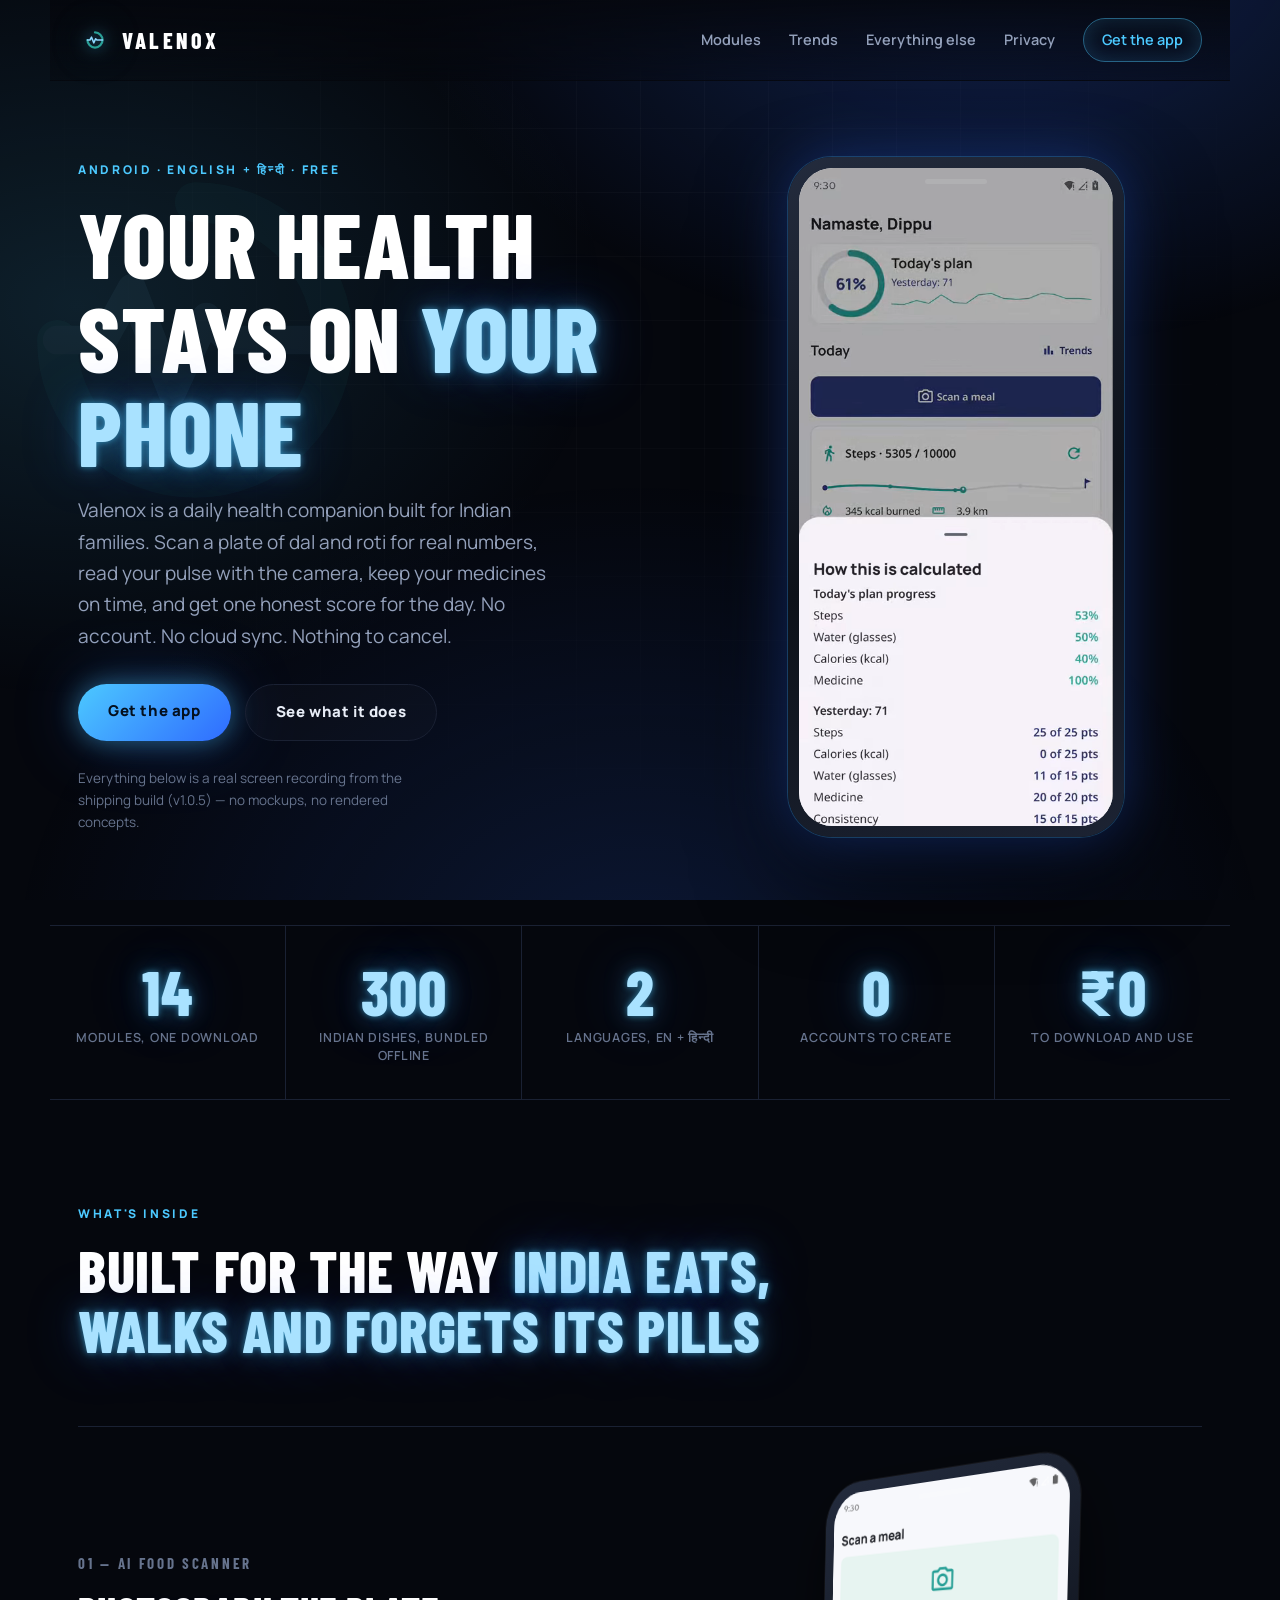
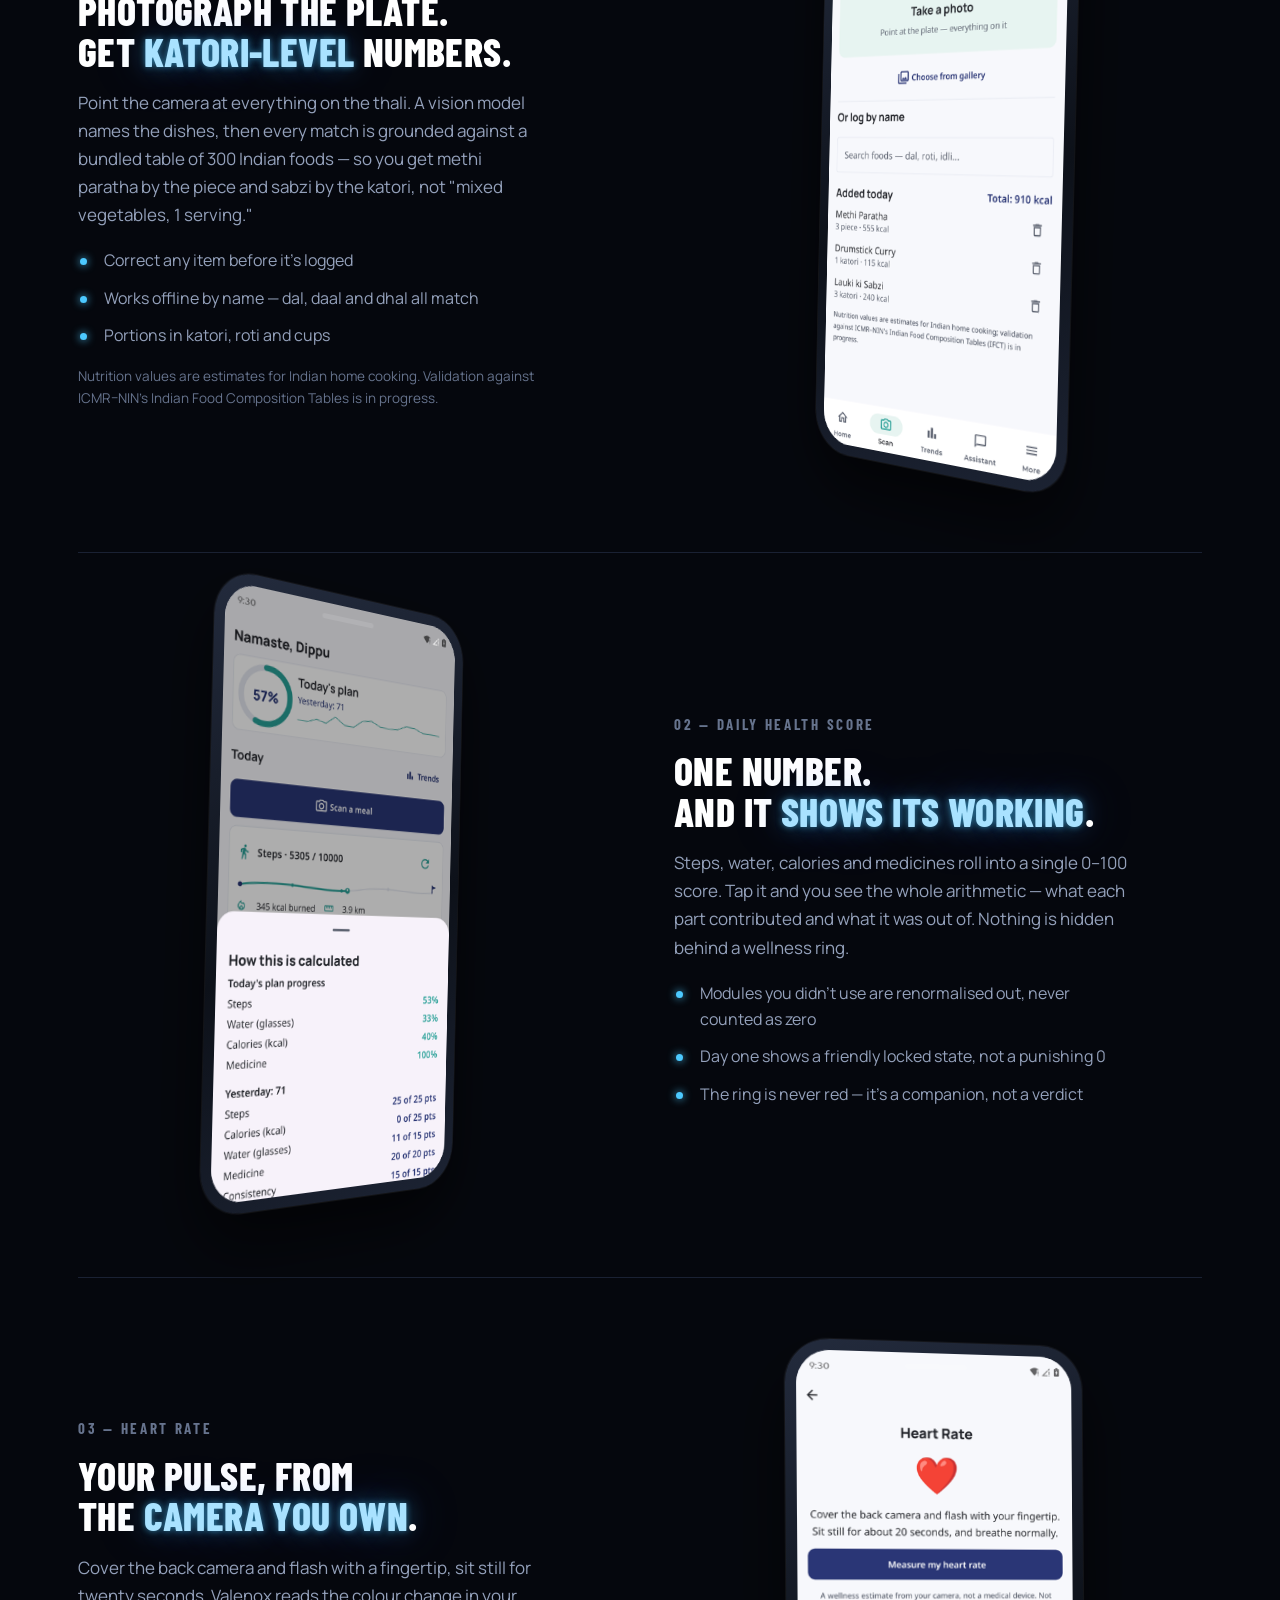
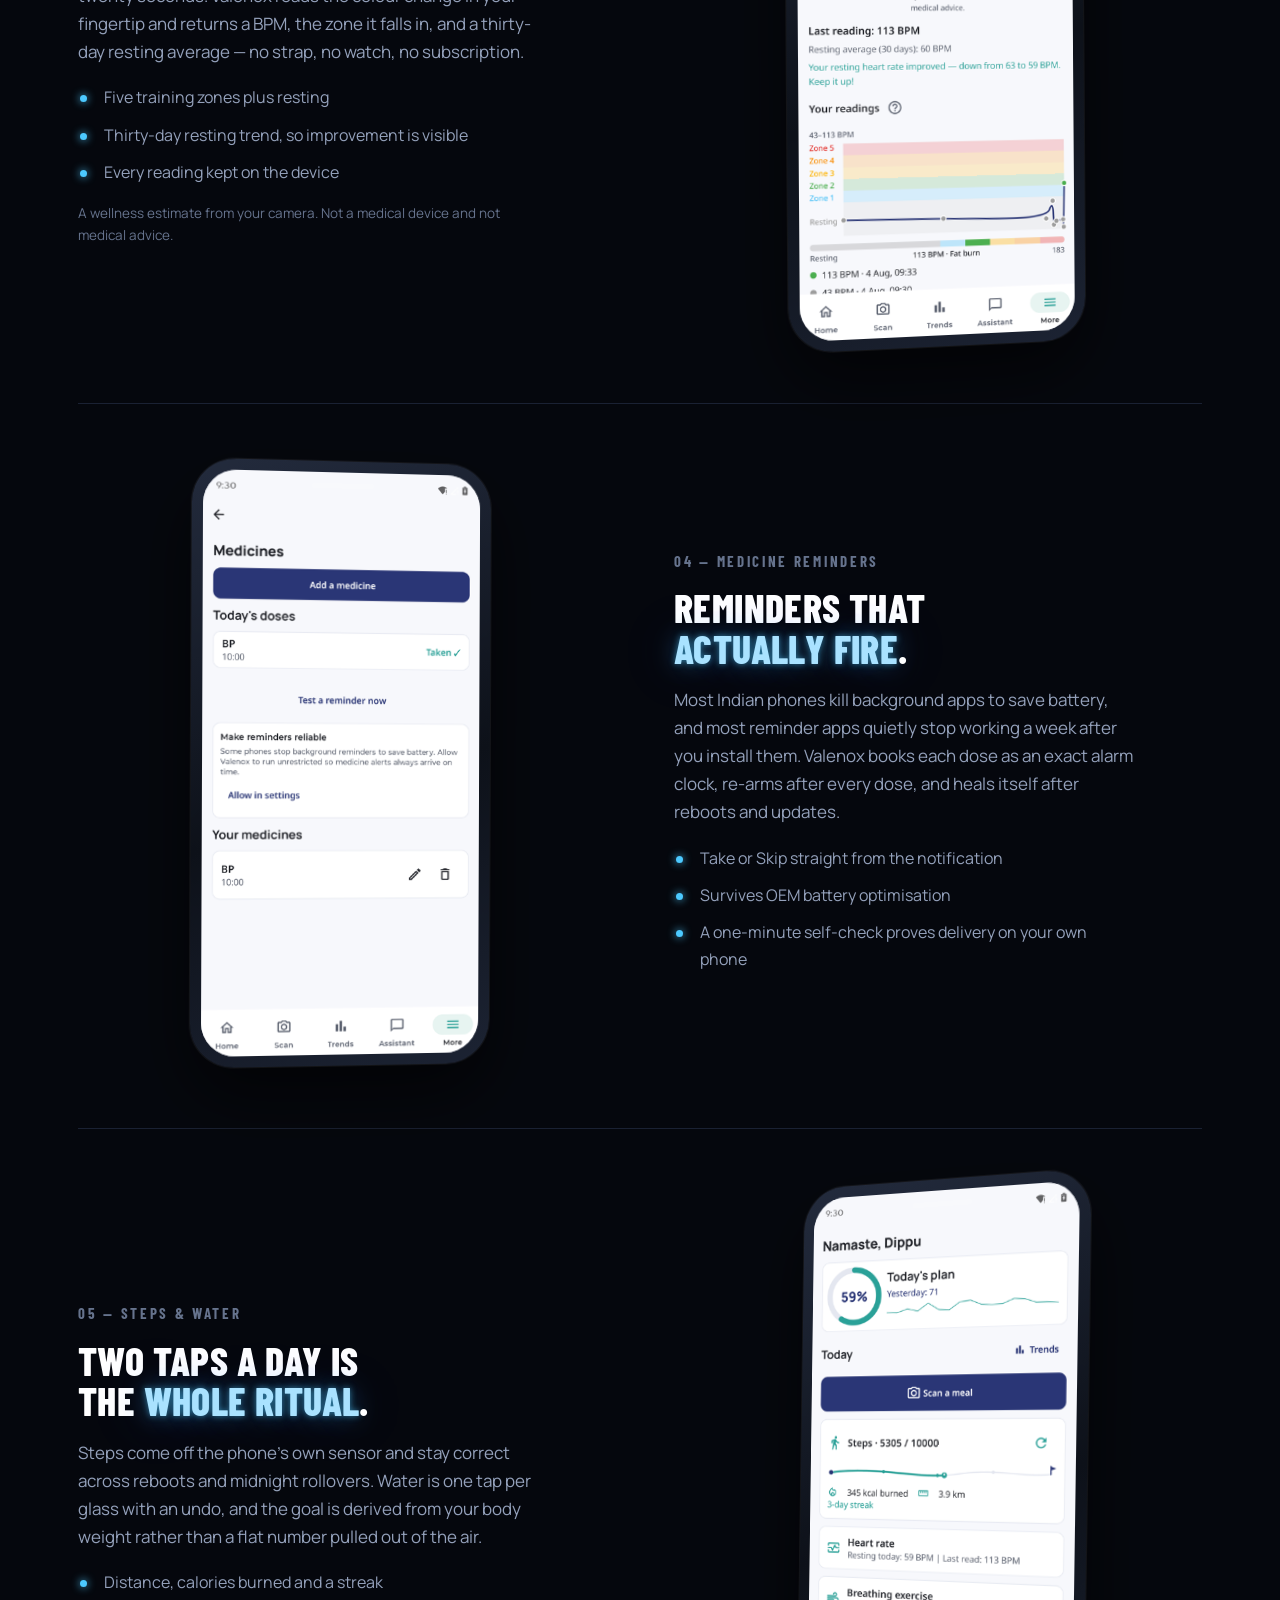
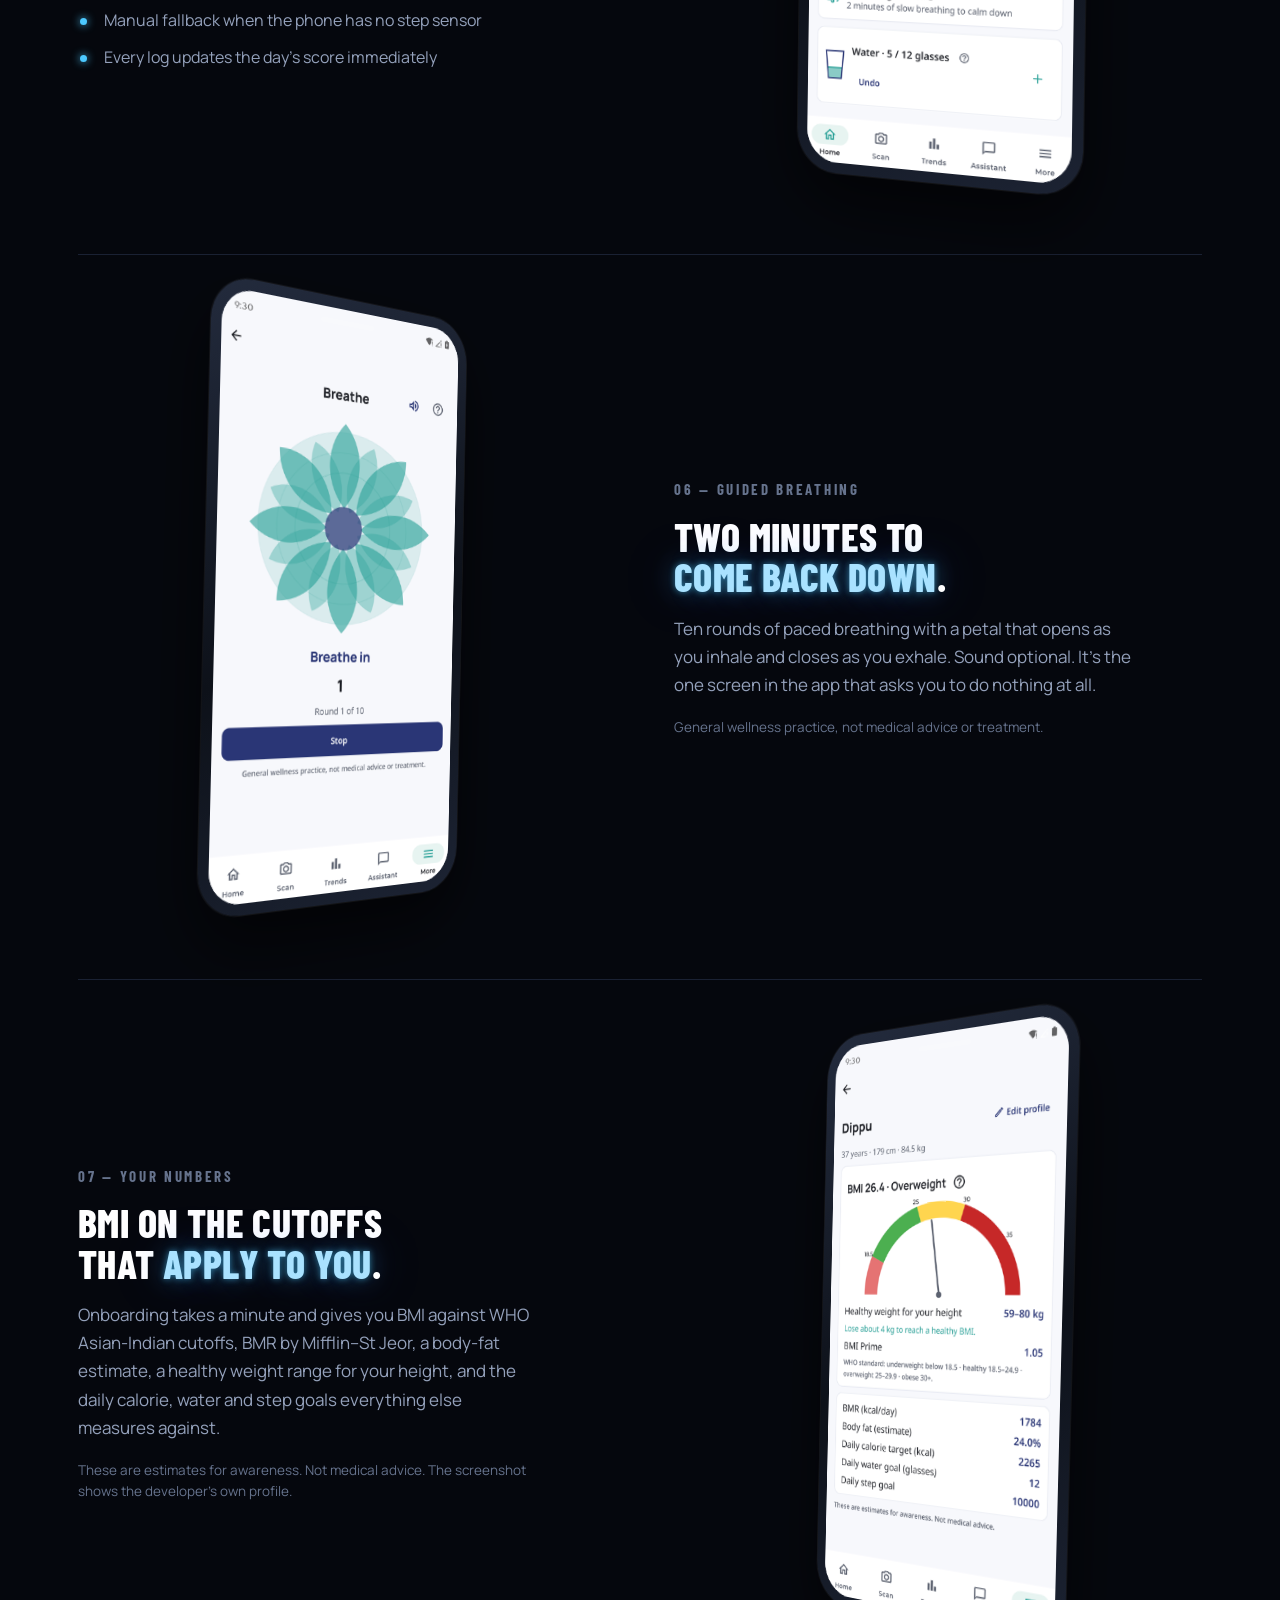
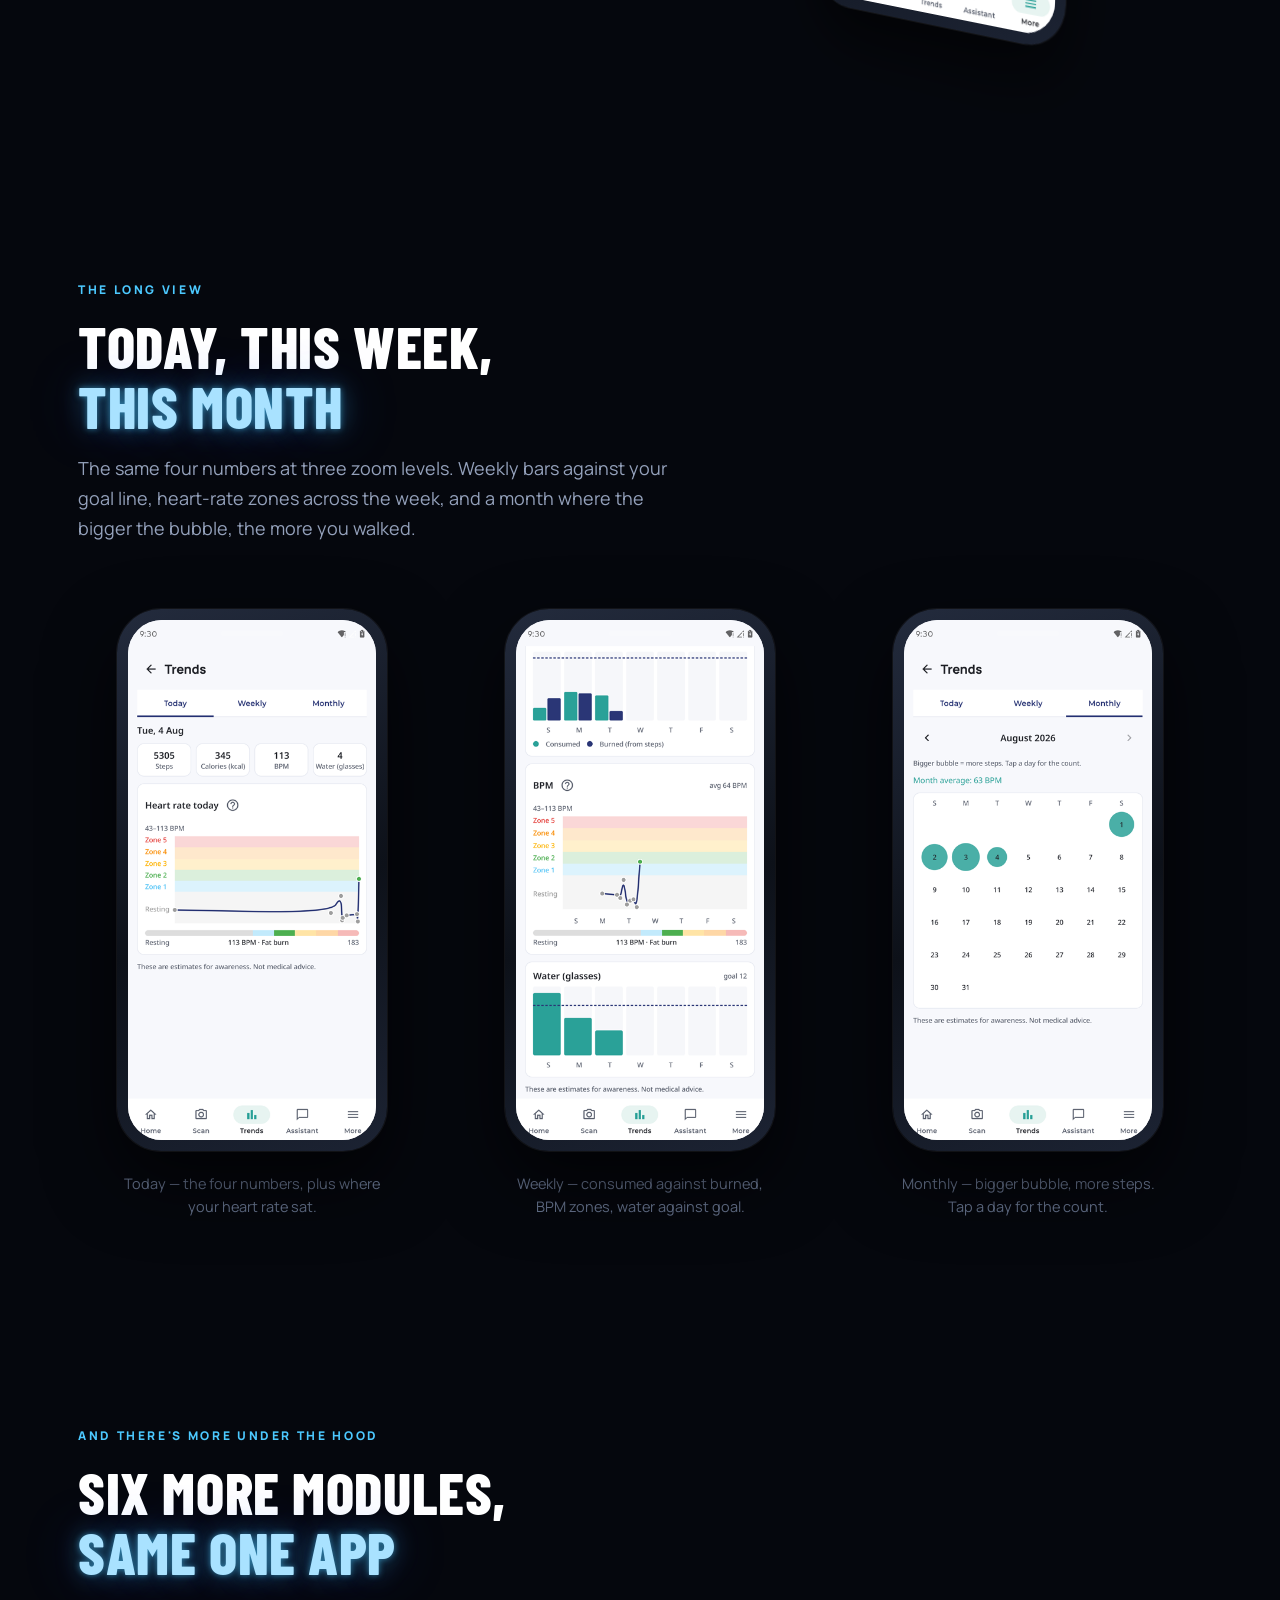
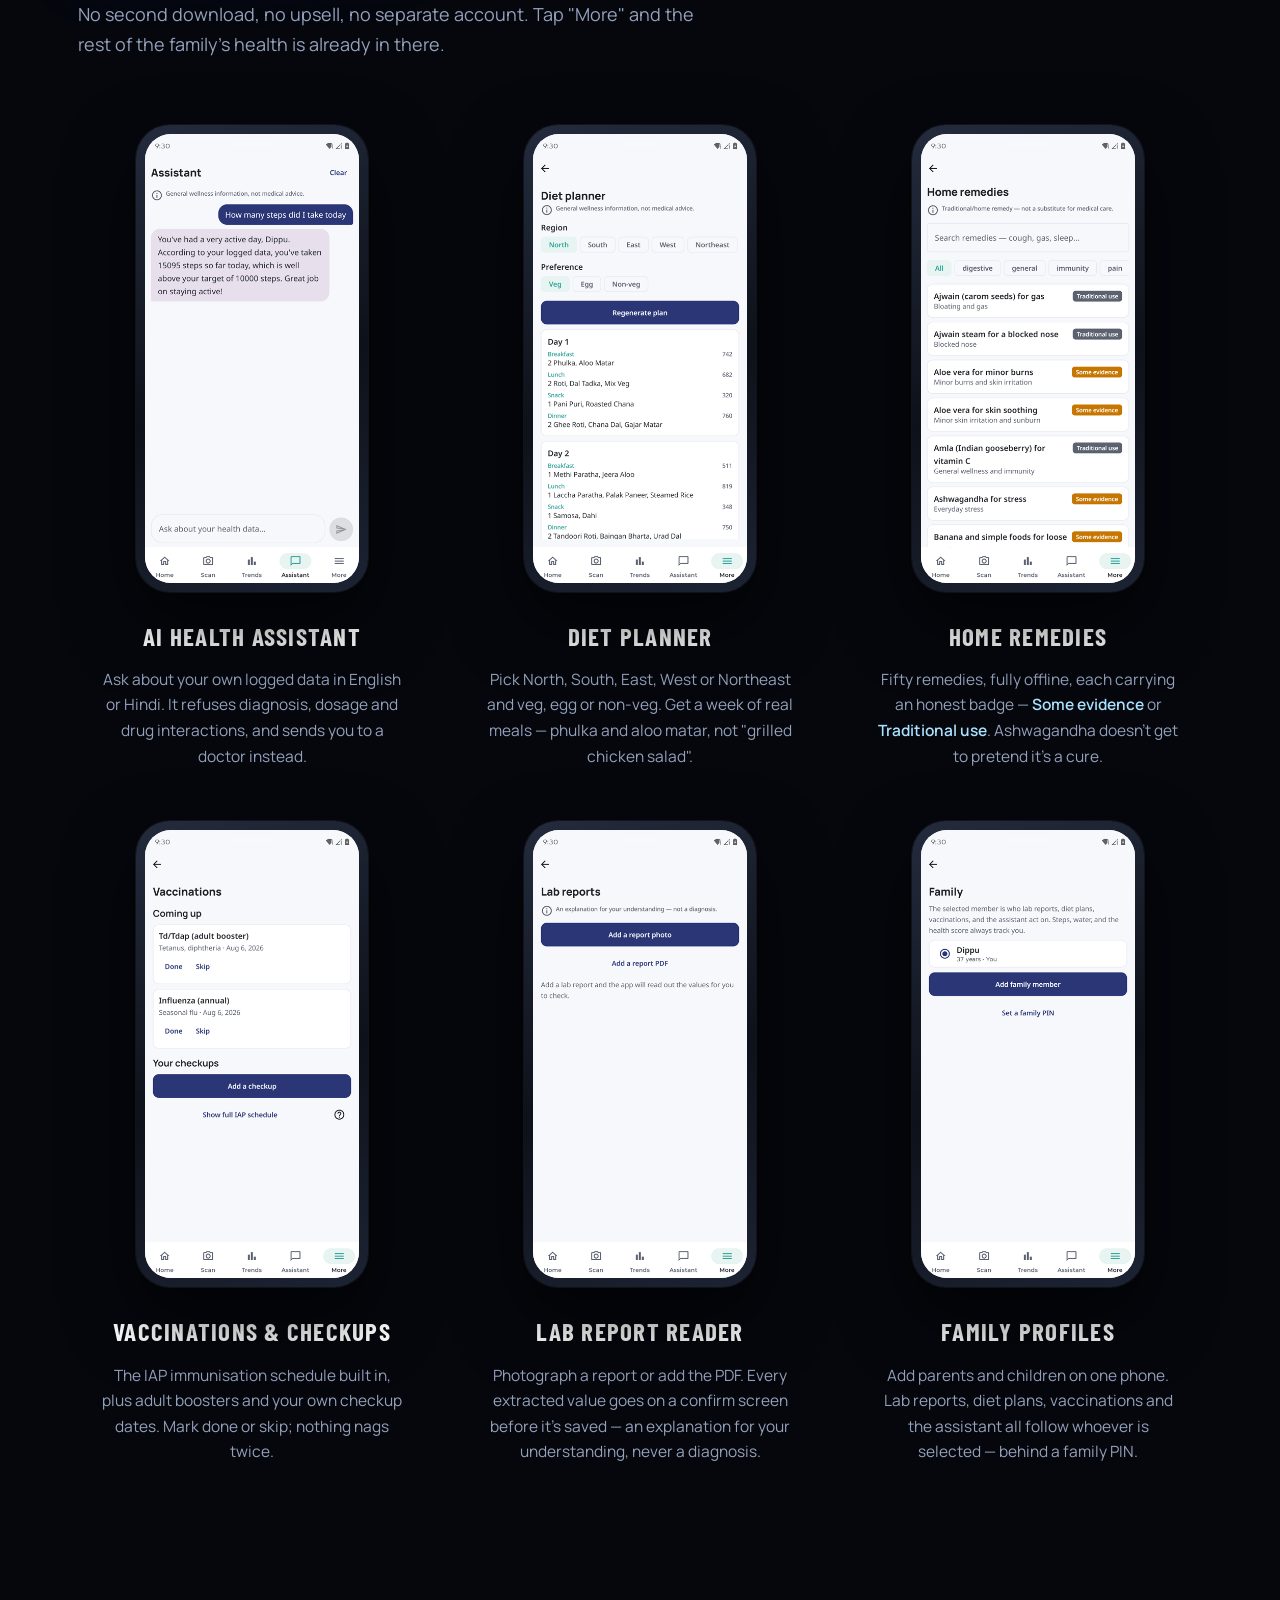
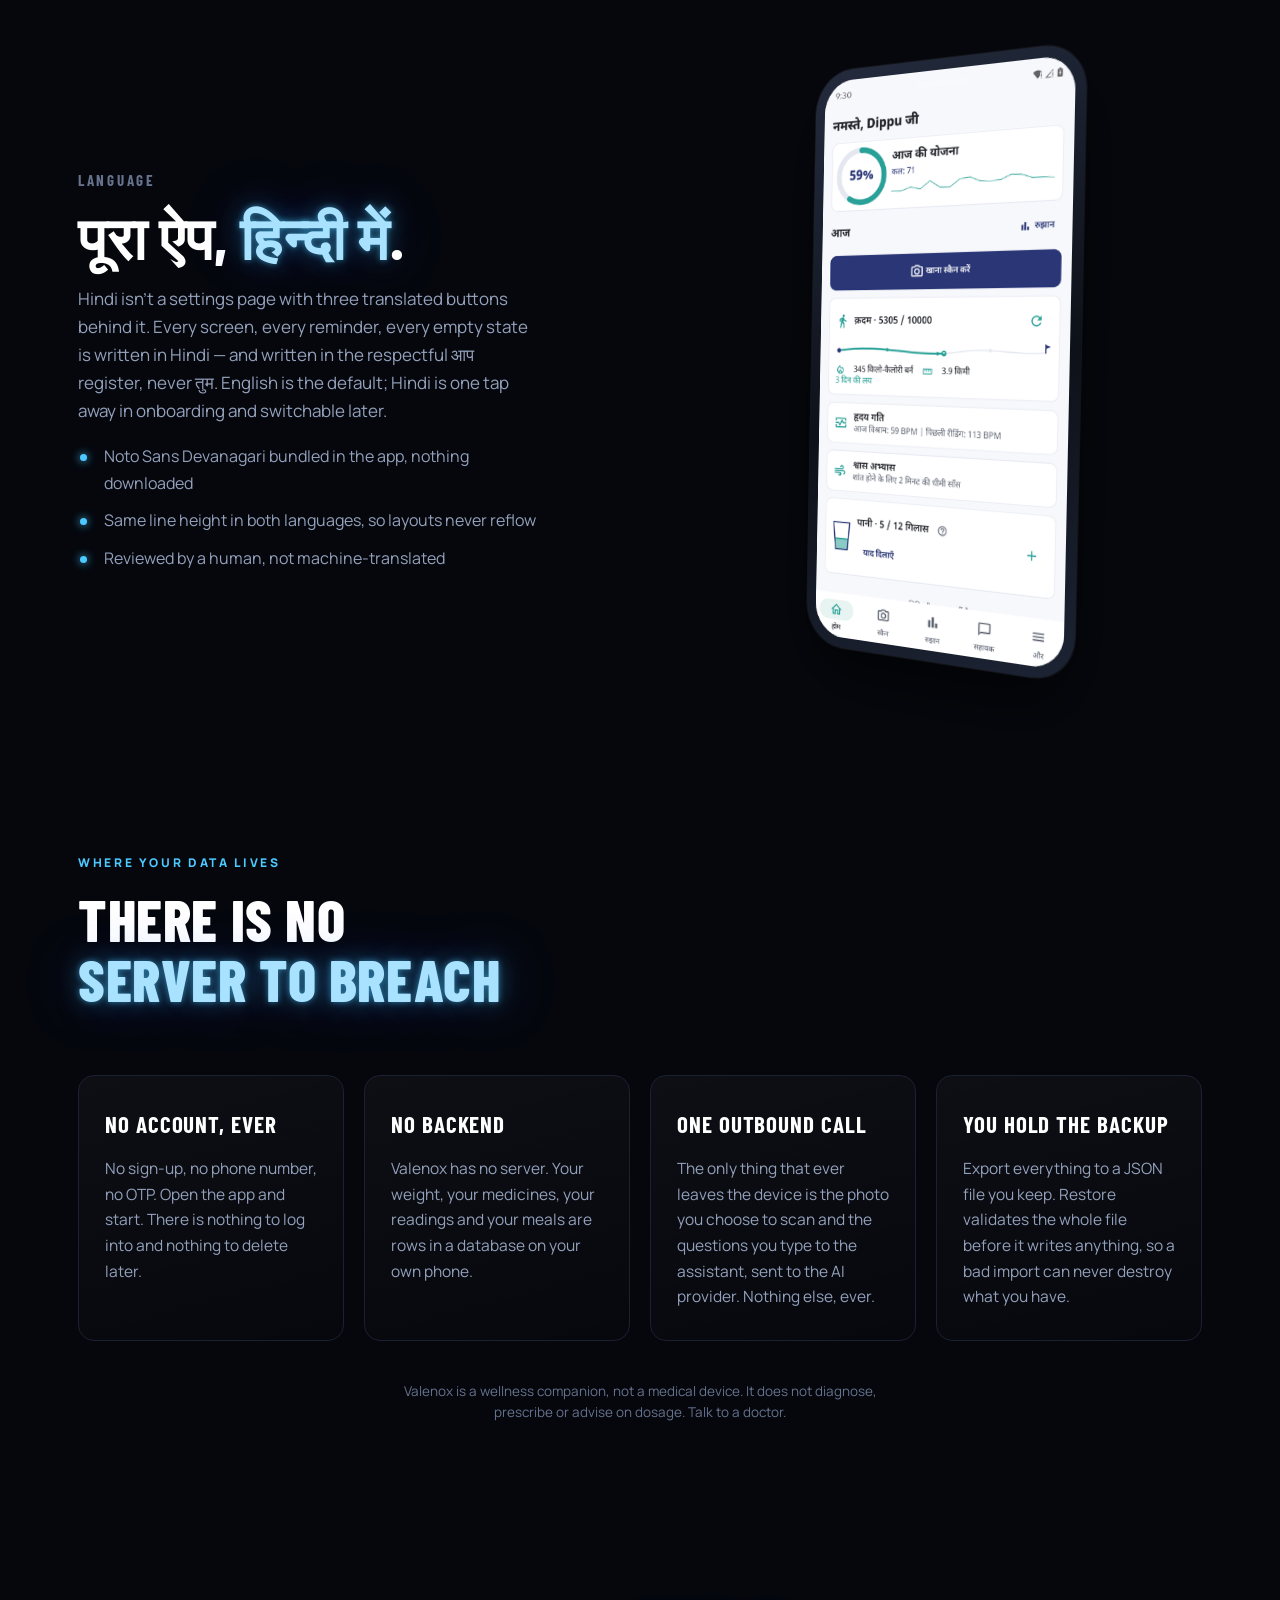
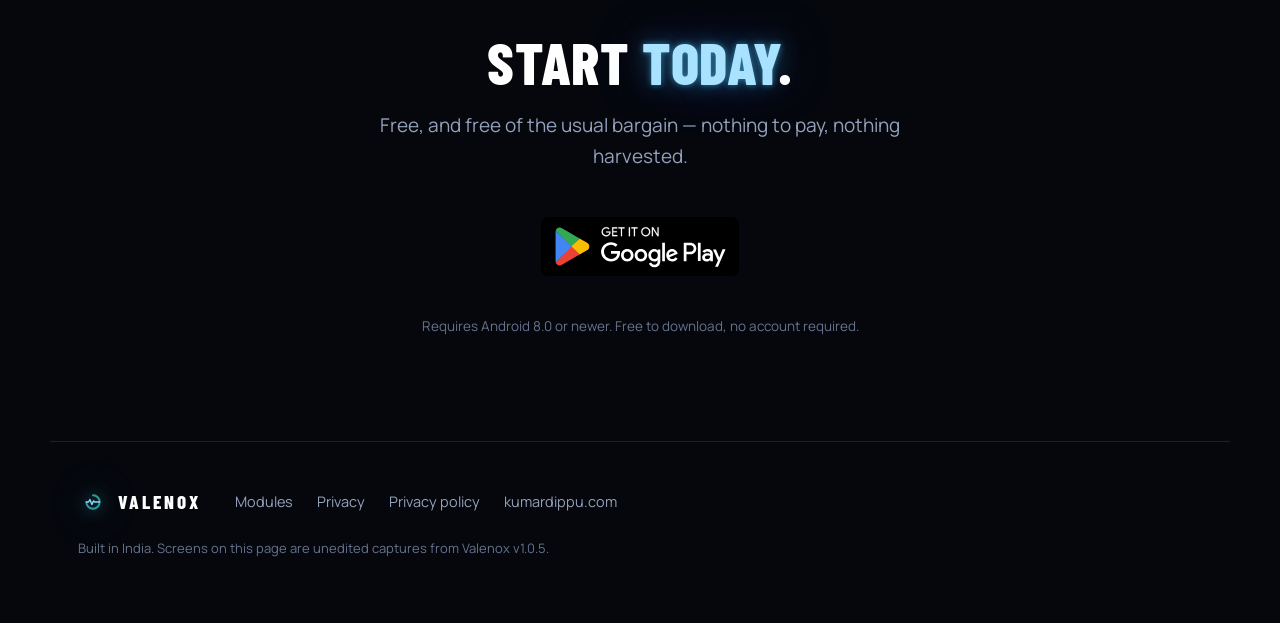
<file: index.html>
<!DOCTYPE html>
<html lang="en">
<head>
<meta charset="utf-8">
<meta name="viewport" content="width=device-width, initial-scale=1">
<title>Valenox — Your health stays on your phone</title>
<meta name="description" content="A free, local-first daily health companion for Indian families. AI food scanning, camera heart rate, step and water tracking, medicine reminders that actually fire, and a daily health score. English and Hindi. No account, no cloud.">
<meta property="og:title" content="Valenox — Your health stays on your phone">
<meta property="og:description" content="A free, local-first daily health companion for Indian families. English and Hindi. No account, no cloud.">
<meta property="og:image" content="assets/valenox-poster.jpg">
<meta property="og:type" content="website">
<link rel="icon" type="image/svg+xml" href="assets/valenox-mark.svg">
<link rel="apple-touch-icon" href="assets/valenox-mark.svg">
<meta name="theme-color" content="#05070d">
<link rel="preconnect" href="https://fonts.googleapis.com">
<link rel="preconnect" href="https://fonts.gstatic.com" crossorigin>
<link href="https://fonts.googleapis.com/css2?family=Barlow+Condensed:wght@600;700;800&family=Manrope:wght@400;500;600;800&display=swap" rel="stylesheet">
<link rel="stylesheet" href="styles.css">
</head>
<body>

<div class="grid-bg" aria-hidden="true"></div>

<header class="nav">
  <a class="nav__brand" href="#top">
    <img class="mark" src="assets/valenox-mark-dark.svg" alt="" width="34" height="34">
    <span>VALENOX</span>
  </a>
  <nav class="nav__links">
    <a href="#modules">Modules</a>
    <a href="#trends">Trends</a>
    <a href="#more">Everything else</a>
    <a href="#privacy">Privacy</a>
    <a href="#get" class="nav__cta">Get the app</a>
  </nav>
</header>

<!-- ─────────────────────────  HERO  ───────────────────────── -->
<section class="hero" id="top">
  <div class="hero__copy">
    <p class="eyebrow">Android · English + हिन्दी · Free</p>
    <h1 class="hero__title">
      YOUR HEALTH<br>
      STAYS ON <span class="glow">YOUR PHONE</span>
    </h1>
    <p class="lede">
      Valenox is a daily health companion built for Indian families. Scan a plate of
      dal and roti for real numbers, read your pulse with the camera, keep your
      medicines on time, and get one honest score for the day. No account. No cloud
      sync. Nothing to cancel.
    </p>
    <div class="hero__actions">
      <a class="btn btn--primary" href="#get">Get the app</a>
      <a class="btn btn--ghost" href="#modules">See what it does</a>
    </div>
    <p class="hero__note">
      Everything below is a real screen recording from the shipping build (v1.0.5) —
      no mockups, no rendered concepts.
    </p>
  </div>

  <div class="hero__device">
    <div class="phone phone--hero">
      <div class="phone__screen">
        <video
          autoplay muted loop playsinline
          poster="assets/valenox-poster.jpg"
          aria-label="Screen recording of the Valenox app: daily plan, food scanner, trends, heart rate, medicines and guided breathing.">
          <source src="assets/valenox-demo.webm" type="video/webm">
          <source src="assets/valenox-demo.mp4" type="video/mp4">
          <img src="assets/valenox-poster.jpg" alt="The Valenox home dashboard showing the day's plan progress.">
        </video>
      </div>
    </div>
  </div>
</section>

<!-- ─────────────────────────  STATS  ───────────────────────── -->
<section class="stats" aria-label="Valenox at a glance">
  <div class="stat"><span class="stat__num glow">14</span><span class="stat__label">Modules, one download</span></div>
  <div class="stat"><span class="stat__num glow">300</span><span class="stat__label">Indian dishes, bundled offline</span></div>
  <div class="stat"><span class="stat__num glow">2</span><span class="stat__label">Languages, EN + हिन्दी</span></div>
  <div class="stat"><span class="stat__num glow">0</span><span class="stat__label">Accounts to create</span></div>
  <div class="stat"><span class="stat__num glow">&#8377;0</span><span class="stat__label">To download and use</span></div>
</section>

<!-- ─────────────────────────  MODULES  ───────────────────────── -->
<section class="section" id="modules">
  <div class="section__head">
    <p class="eyebrow">What's inside</p>
    <h2 class="h2">BUILT FOR THE WAY <span class="glow">INDIA EATS,<br>WALKS AND FORGETS ITS PILLS</span></h2>
  </div>

  <!-- Food scanner -->
  <article class="feature">
    <div class="feature__text">
      <p class="kicker">01 — AI Food Scanner</p>
      <h3 class="h3">Photograph the plate.<br>Get <span class="glow">katori-level</span> numbers.</h3>
      <p>
        Point the camera at everything on the thali. A vision model names the dishes,
        then every match is grounded against a bundled table of 300 Indian foods — so
        you get methi paratha by the piece and sabzi by the katori, not "mixed
        vegetables, 1 serving."
      </p>
      <ul class="ticks">
        <li>Correct any item before it's logged</li>
        <li>Works offline by name — dal, daal and dhal all match</li>
        <li>Portions in katori, roti and cups</li>
      </ul>
      <p class="fineprint">
        Nutrition values are estimates for Indian home cooking. Validation against
        ICMR–NIN's Indian Food Composition Tables is in progress.
      </p>
    </div>
    <div class="feature__shot">
      <div class="phone"><div class="phone__screen">
        <img src="assets/shots/scan.png" alt="The Valenox food scanner showing methi paratha, drumstick curry and lauki ki sabzi logged for a total of 910 kcal." loading="lazy" width="420" height="880">
      </div></div>
    </div>
  </article>

  <!-- Health score -->
  <article class="feature feature--flip">
    <div class="feature__text">
      <p class="kicker">02 — Daily Health Score</p>
      <h3 class="h3">One number.<br>And it <span class="glow">shows its working</span>.</h3>
      <p>
        Steps, water, calories and medicines roll into a single 0–100 score. Tap it
        and you see the whole arithmetic — what each part contributed and what it was
        out of. Nothing is hidden behind a wellness ring.
      </p>
      <ul class="ticks">
        <li>Modules you didn't use are renormalised out, never counted as zero</li>
        <li>Day one shows a friendly locked state, not a punishing 0</li>
        <li>The ring is never red — it's a companion, not a verdict</li>
      </ul>
    </div>
    <div class="feature__shot">
      <div class="phone"><div class="phone__screen">
        <img src="assets/shots/score.png" alt="The health score breakdown sheet showing today's plan progress and yesterday's points for steps, calories, water, medicine and consistency." loading="lazy" width="420" height="880">
      </div></div>
    </div>
  </article>

  <!-- Heart rate -->
  <article class="feature">
    <div class="feature__text">
      <p class="kicker">03 — Heart Rate</p>
      <h3 class="h3">Your pulse, from<br>the <span class="glow">camera you own</span>.</h3>
      <p>
        Cover the back camera and flash with a fingertip, sit still for twenty
        seconds. Valenox reads the colour change in your fingertip and returns a BPM,
        the zone it falls in, and a thirty-day resting average — no strap, no watch,
        no subscription.
      </p>
      <ul class="ticks">
        <li>Five training zones plus resting</li>
        <li>Thirty-day resting trend, so improvement is visible</li>
        <li>Every reading kept on the device</li>
      </ul>
      <p class="fineprint">
        A wellness estimate from your camera. Not a medical device and not medical
        advice.
      </p>
    </div>
    <div class="feature__shot">
      <div class="phone"><div class="phone__screen">
        <img src="assets/shots/heartrate.png" alt="The Valenox heart rate screen: measure with the camera, last reading 113 BPM, resting average 60 BPM, and a zone chart." loading="lazy" width="420" height="880">
      </div></div>
    </div>
  </article>

  <!-- Medicine -->
  <article class="feature feature--flip">
    <div class="feature__text">
      <p class="kicker">04 — Medicine Reminders</p>
      <h3 class="h3">Reminders that<br><span class="glow">actually fire</span>.</h3>
      <p>
        Most Indian phones kill background apps to save battery, and most reminder
        apps quietly stop working a week after you install them. Valenox books each
        dose as an exact alarm clock, re-arms after every dose, and heals itself
        after reboots and updates.
      </p>
      <ul class="ticks">
        <li>Take or Skip straight from the notification</li>
        <li>Survives OEM battery optimisation</li>
        <li>A one-minute self-check proves delivery on your own phone</li>
      </ul>
    </div>
    <div class="feature__shot">
      <div class="phone"><div class="phone__screen">
        <img src="assets/shots/medicine.png" alt="The medicines screen showing today's dose of BP at 10:00 marked Taken, and a card explaining how to make reminders reliable." loading="lazy" width="420" height="880">
      </div></div>
    </div>
  </article>

  <!-- Steps + water -->
  <article class="feature">
    <div class="feature__text">
      <p class="kicker">05 — Steps &amp; Water</p>
      <h3 class="h3">Two taps a day is<br>the <span class="glow">whole ritual</span>.</h3>
      <p>
        Steps come off the phone's own sensor and stay correct across reboots and
        midnight rollovers. Water is one tap per glass with an undo, and the goal is
        derived from your body weight rather than a flat number pulled out of the air.
      </p>
      <ul class="ticks">
        <li>Distance, calories burned and a streak</li>
        <li>Manual fallback when the phone has no step sensor</li>
        <li>Every log updates the day's score immediately</li>
      </ul>
    </div>
    <div class="feature__shot">
      <div class="phone"><div class="phone__screen">
        <img src="assets/shots/water.png" alt="The Valenox home dashboard showing 5305 of 10000 steps, a 3-day streak, heart rate, and water at 5 of 12 glasses with an undo option." loading="lazy" width="420" height="880">
      </div></div>
    </div>
  </article>

  <!-- Breathing -->
  <article class="feature feature--flip">
    <div class="feature__text">
      <p class="kicker">06 — Guided Breathing</p>
      <h3 class="h3">Two minutes to<br><span class="glow">come back down</span>.</h3>
      <p>
        Ten rounds of paced breathing with a petal that opens as you inhale and closes
        as you exhale. Sound optional. It's the one screen in the app that asks you to
        do nothing at all.
      </p>
      <p class="fineprint">General wellness practice, not medical advice or treatment.</p>
    </div>
    <div class="feature__shot">
      <div class="phone"><div class="phone__screen">
        <img src="assets/shots/breathing_active.png" alt="The guided breathing screen mid-session, showing an open petal animation with the prompt Breathe in, round 1 of 10." loading="lazy" width="420" height="880">
      </div></div>
    </div>
  </article>

  <!-- Profile -->
  <article class="feature">
    <div class="feature__text">
      <p class="kicker">07 — Your Numbers</p>
      <h3 class="h3">BMI on the cutoffs<br>that <span class="glow">apply to you</span>.</h3>
      <p>
        Onboarding takes a minute and gives you BMI against WHO Asian-Indian cutoffs,
        BMR by Mifflin–St Jeor, a body-fat estimate, a healthy weight range for your
        height, and the daily calorie, water and step goals everything else measures
        against.
      </p>
      <p class="fineprint">
        These are estimates for awareness. Not medical advice. The screenshot shows
        the developer's own profile.
      </p>
    </div>
    <div class="feature__shot">
      <div class="phone"><div class="phone__screen">
        <img src="assets/shots/profile.png" alt="A Valenox profile screen showing a BMI dial at 26.4, healthy weight range, BMR, body fat estimate and daily calorie, water and step goals." loading="lazy" width="420" height="880">
      </div></div>
    </div>
  </article>
</section>

<!-- ─────────────────────────  TRENDS  ───────────────────────── -->
<section class="section section--tight" id="trends">
  <div class="section__head">
    <p class="eyebrow">The long view</p>
    <h2 class="h2">TODAY, THIS WEEK,<br><span class="glow">THIS MONTH</span></h2>
    <p class="section__sub">
      The same four numbers at three zoom levels. Weekly bars against your goal line,
      heart-rate zones across the week, and a month where the bigger the bubble, the
      more you walked.
    </p>
  </div>
  <div class="trio">
    <figure class="trio__item">
      <div class="phone"><div class="phone__screen">
        <img src="assets/shots/trends_today.png" alt="Trends, Today view: 5305 steps, 345 calories, 113 BPM, 4 glasses of water, and a heart rate zone chart." loading="lazy" width="420" height="880">
      </div></div>
      <figcaption>Today — the four numbers, plus where your heart rate sat.</figcaption>
    </figure>
    <figure class="trio__item">
      <div class="phone"><div class="phone__screen">
        <img src="assets/shots/trends_weekly_bpm.png" alt="Trends, Weekly view: calories consumed versus burned, a BPM zone chart averaging 64 BPM, and water glasses against a goal of 12." loading="lazy" width="420" height="880">
      </div></div>
      <figcaption>Weekly — consumed against burned, BPM zones, water against goal.</figcaption>
    </figure>
    <figure class="trio__item">
      <div class="phone"><div class="phone__screen">
        <img src="assets/shots/trends_monthly.png" alt="Trends, Monthly view: an August 2026 calendar where each active day is a teal bubble sized by step count, with a month average of 63 BPM." loading="lazy" width="420" height="880">
      </div></div>
      <figcaption>Monthly — bigger bubble, more steps. Tap a day for the count.</figcaption>
    </figure>
  </div>
</section>

<!-- ─────────────────────────  MORE MODULES  ───────────────────────── -->
<section class="section" id="more">
  <div class="section__head">
    <p class="eyebrow">And there's more under the hood</p>
    <h2 class="h2">SIX MORE MODULES,<br><span class="glow">SAME ONE APP</span></h2>
    <p class="section__sub">
      No second download, no upsell, no separate account. Tap "More" and the rest of
      the family's health is already in there.
    </p>
  </div>

  <div class="modules">
    <article class="mod">
      <div class="phone phone--sm"><div class="phone__screen">
        <img src="assets/shots/assistant.png" alt="The Valenox assistant answering a question about today's step count using the user's own logged data." loading="lazy" width="420" height="880">
      </div></div>
      <h3 class="mod__title">AI Health Assistant</h3>
      <p>Ask about your own logged data in English or Hindi. It refuses diagnosis, dosage and drug interactions, and sends you to a doctor instead.</p>
    </article>

    <article class="mod">
      <div class="phone phone--sm"><div class="phone__screen">
        <img src="assets/shots/diet.png" alt="The diet planner showing region and preference filters with a seven-day Indian meal plan of phulka, dal tadka, methi paratha and palak paneer." loading="lazy" width="420" height="880">
      </div></div>
      <h3 class="mod__title">Diet Planner</h3>
      <p>Pick North, South, East, West or Northeast and veg, egg or non-veg. Get a week of real meals — phulka and aloo matar, not "grilled chicken salad".</p>
    </article>

    <article class="mod">
      <div class="phone phone--sm"><div class="phone__screen">
        <img src="assets/shots/remedies.png" alt="The home remedies list showing ajwain for gas, aloe vera for burns and ashwagandha for stress, each tagged with an evidence badge." loading="lazy" width="420" height="880">
      </div></div>
      <h3 class="mod__title">Home Remedies</h3>
      <p>Fifty remedies, fully offline, each carrying an honest badge — <em>Some evidence</em> or <em>Traditional use</em>. Ashwagandha doesn't get to pretend it's a cure.</p>
    </article>

    <article class="mod">
      <div class="phone phone--sm"><div class="phone__screen">
        <img src="assets/shots/vaccinations.png" alt="The vaccinations screen listing an upcoming Td/Tdap adult booster and annual influenza shot with Done and Skip actions." loading="lazy" width="420" height="880">
      </div></div>
      <h3 class="mod__title">Vaccinations &amp; Checkups</h3>
      <p>The IAP immunisation schedule built in, plus adult boosters and your own checkup dates. Mark done or skip; nothing nags twice.</p>
    </article>

    <article class="mod">
      <div class="phone phone--sm"><div class="phone__screen">
        <img src="assets/shots/lab.png" alt="The lab reports screen offering to add a report photo or PDF and read out the values for you to check." loading="lazy" width="420" height="880">
      </div></div>
      <h3 class="mod__title">Lab Report Reader</h3>
      <p>Photograph a report or add the PDF. Every extracted value goes on a confirm screen before it's saved — an explanation for your understanding, never a diagnosis.</p>
    </article>

    <article class="mod">
      <div class="phone phone--sm"><div class="phone__screen">
        <img src="assets/shots/family.png" alt="The family screen showing the selected member and options to add a family member or set a family PIN." loading="lazy" width="420" height="880">
      </div></div>
      <h3 class="mod__title">Family Profiles</h3>
      <p>Add parents and children on one phone. Lab reports, diet plans, vaccinations and the assistant all follow whoever is selected — behind a family PIN.</p>
    </article>
  </div>
</section>

<!-- ─────────────────────────  HINDI  ───────────────────────── -->
<section class="section split" id="hindi">
  <div class="split__text">
    <p class="kicker">Language</p>
    <h2 class="h2">पूरा ऐप, <span class="glow">हिन्दी में</span>.</h2>
    <p>
      Hindi isn't a settings page with three translated buttons behind it. Every
      screen, every reminder, every empty state is written in Hindi — and written in
      the respectful आप register, never तुम. English is the default; Hindi is one tap
      away in onboarding and switchable later.
    </p>
    <ul class="ticks">
      <li>Noto Sans Devanagari bundled in the app, nothing downloaded</li>
      <li>Same line height in both languages, so layouts never reflow</li>
      <li>Reviewed by a human, not machine-translated</li>
    </ul>
  </div>
  <div class="split__shot">
    <div class="phone"><div class="phone__screen">
      <img src="assets/shots/home_hi.png" alt="The Valenox home dashboard in Hindi, reading नमस्ते Dippu जी with आज की योजना at 59 percent, क़दम and पानी cards." loading="lazy" width="420" height="880">
    </div></div>
  </div>
</section>

<!-- ─────────────────────────  PRIVACY  ───────────────────────── -->
<section class="section section--tight" id="privacy">
  <div class="section__head">
    <p class="eyebrow">Where your data lives</p>
    <h2 class="h2">THERE IS NO<br><span class="glow">SERVER TO BREACH</span></h2>
  </div>
  <div class="cards">
    <div class="card">
      <h3 class="card__title">No account, ever</h3>
      <p>No sign-up, no phone number, no OTP. Open the app and start. There is nothing to log into and nothing to delete later.</p>
    </div>
    <div class="card">
      <h3 class="card__title">No backend</h3>
      <p>Valenox has no server. Your weight, your medicines, your readings and your meals are rows in a database on your own phone.</p>
    </div>
    <div class="card">
      <h3 class="card__title">One outbound call</h3>
      <p>The only thing that ever leaves the device is the photo you choose to scan and the questions you type to the assistant, sent to the AI provider. Nothing else, ever.</p>
    </div>
    <div class="card">
      <h3 class="card__title">You hold the backup</h3>
      <p>Export everything to a JSON file you keep. Restore validates the whole file before it writes anything, so a bad import can never destroy what you have.</p>
    </div>
  </div>
  <p class="fineprint fineprint--center">
    Valenox is a wellness companion, not a medical device. It does not diagnose,
    prescribe or advise on dosage. Talk to a doctor.
  </p>
</section>

<!-- ─────────────────────────  GET  ───────────────────────── -->
<section class="section get" id="get">
  <h2 class="h2">START <span class="glow">TODAY</span>.</h2>
  <p class="get__sub">
    Free, and free of the usual bargain — nothing to pay, nothing harvested.
  </p>

  <div class="get__cta">
    <a href="https://play.google.com/store/apps/details?id=com.valenox.app" target="_blank" rel="noopener">
      <img class="get__badge" src="assets/google-play-badge.svg" alt="Get it on Google Play" width="200" height="59">
    </a>
  </div>

  <p class="fineprint fineprint--center">
    Requires Android 8.0 or newer. Free to download, no account required.
  </p>
</section>

<footer class="footer">
  <div class="footer__brand">
    <img class="mark" src="assets/valenox-mark-dark.svg" alt="" width="30" height="30">
    <span>VALENOX</span>
  </div>
  <nav class="footer__links">
    <a href="#modules">Modules</a>
    <a href="#privacy">Privacy</a>
    <a href="privacy-policy.html">Privacy policy</a>
    <a href="../index.html">kumardippu.com</a>
  </nav>
  <p class="footer__note">
    Built in India. Screens on this page are unedited captures from Valenox v1.0.5.
  </p>
</footer>

<script src="main.js"></script>
</body>
</html>
</file>
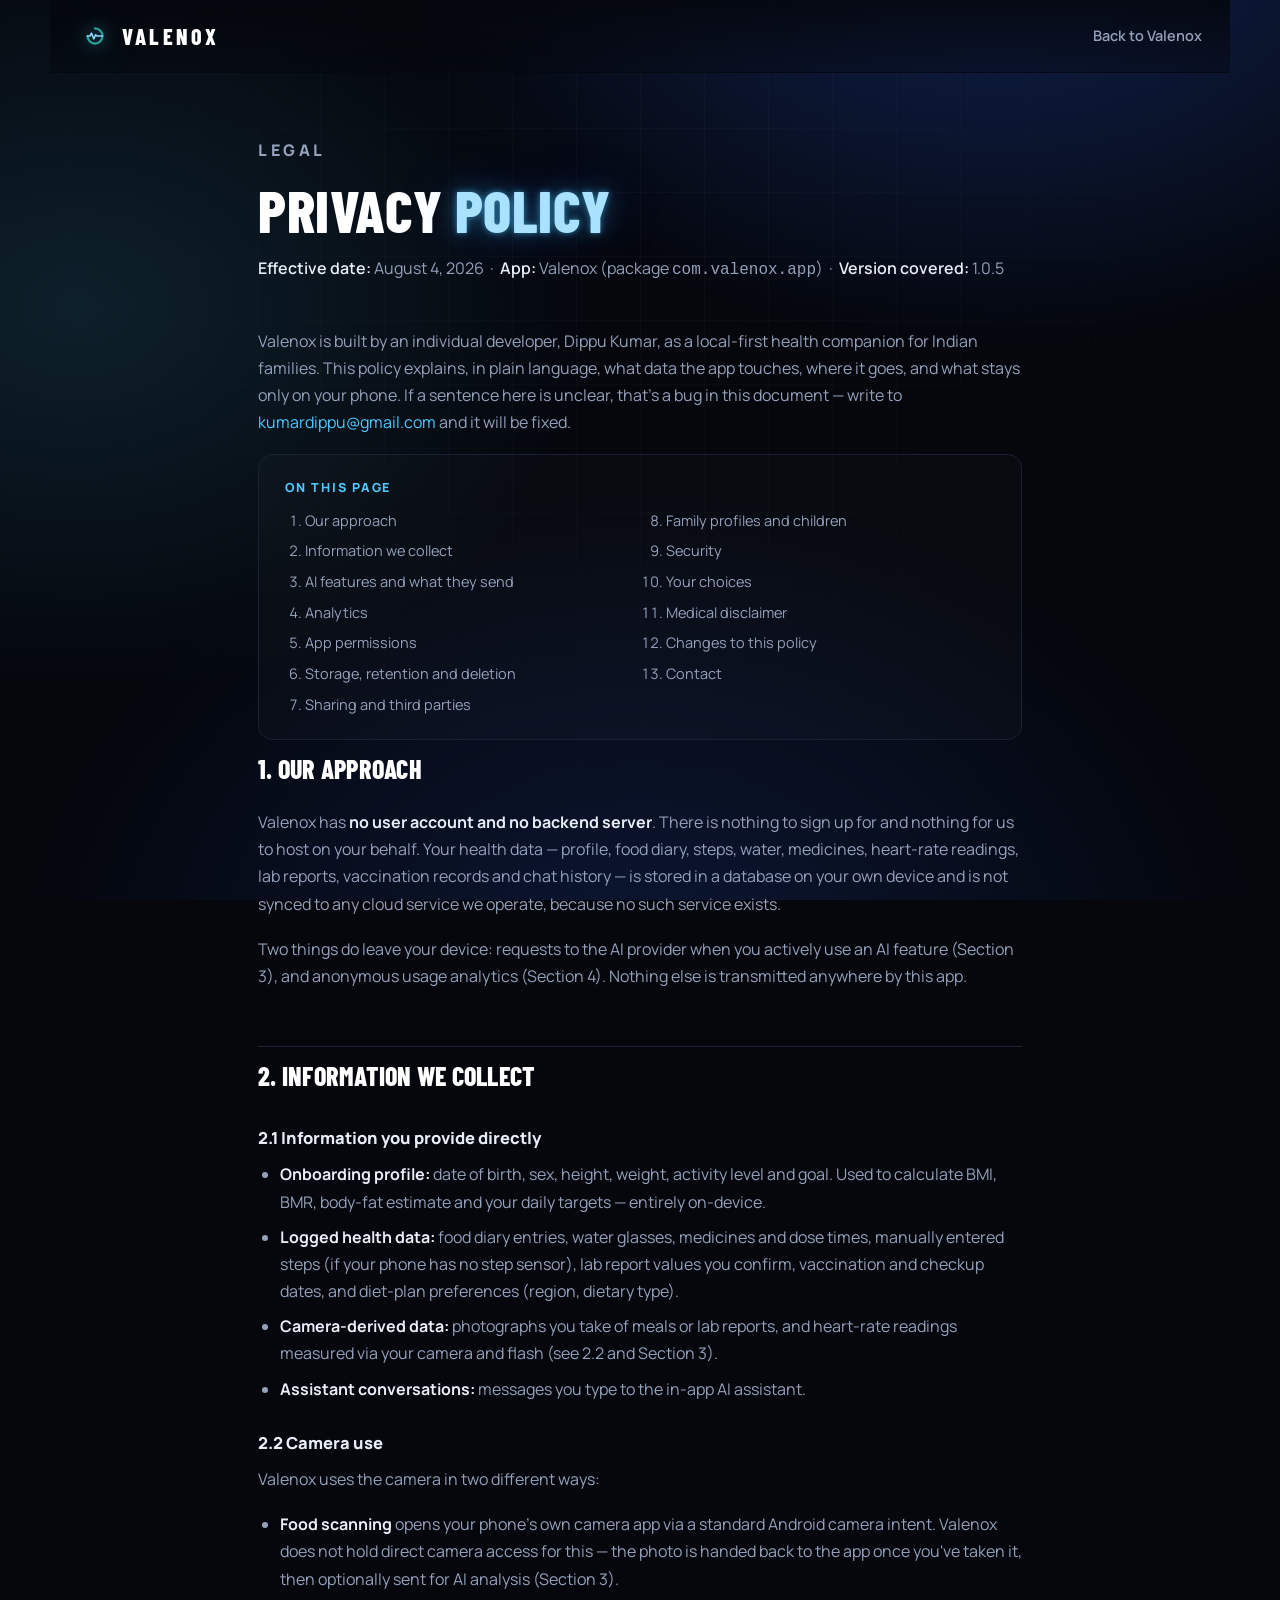
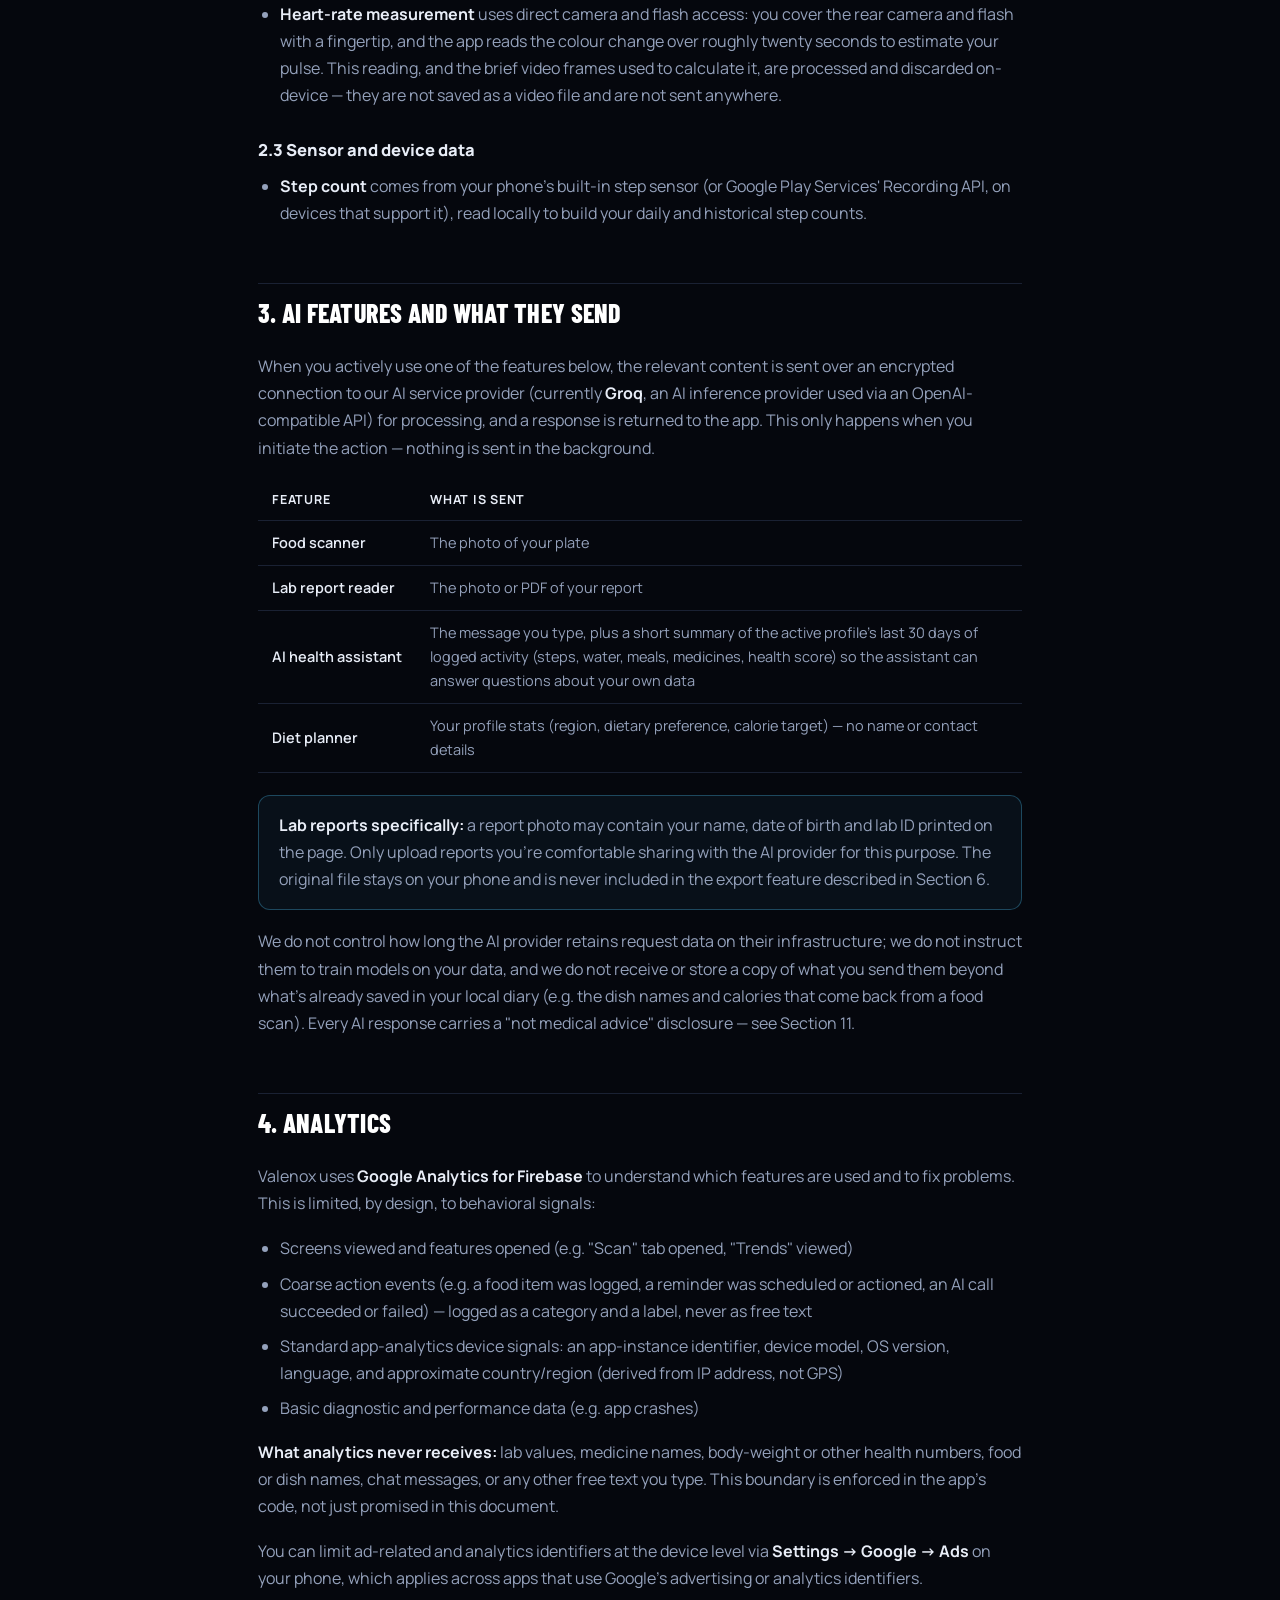
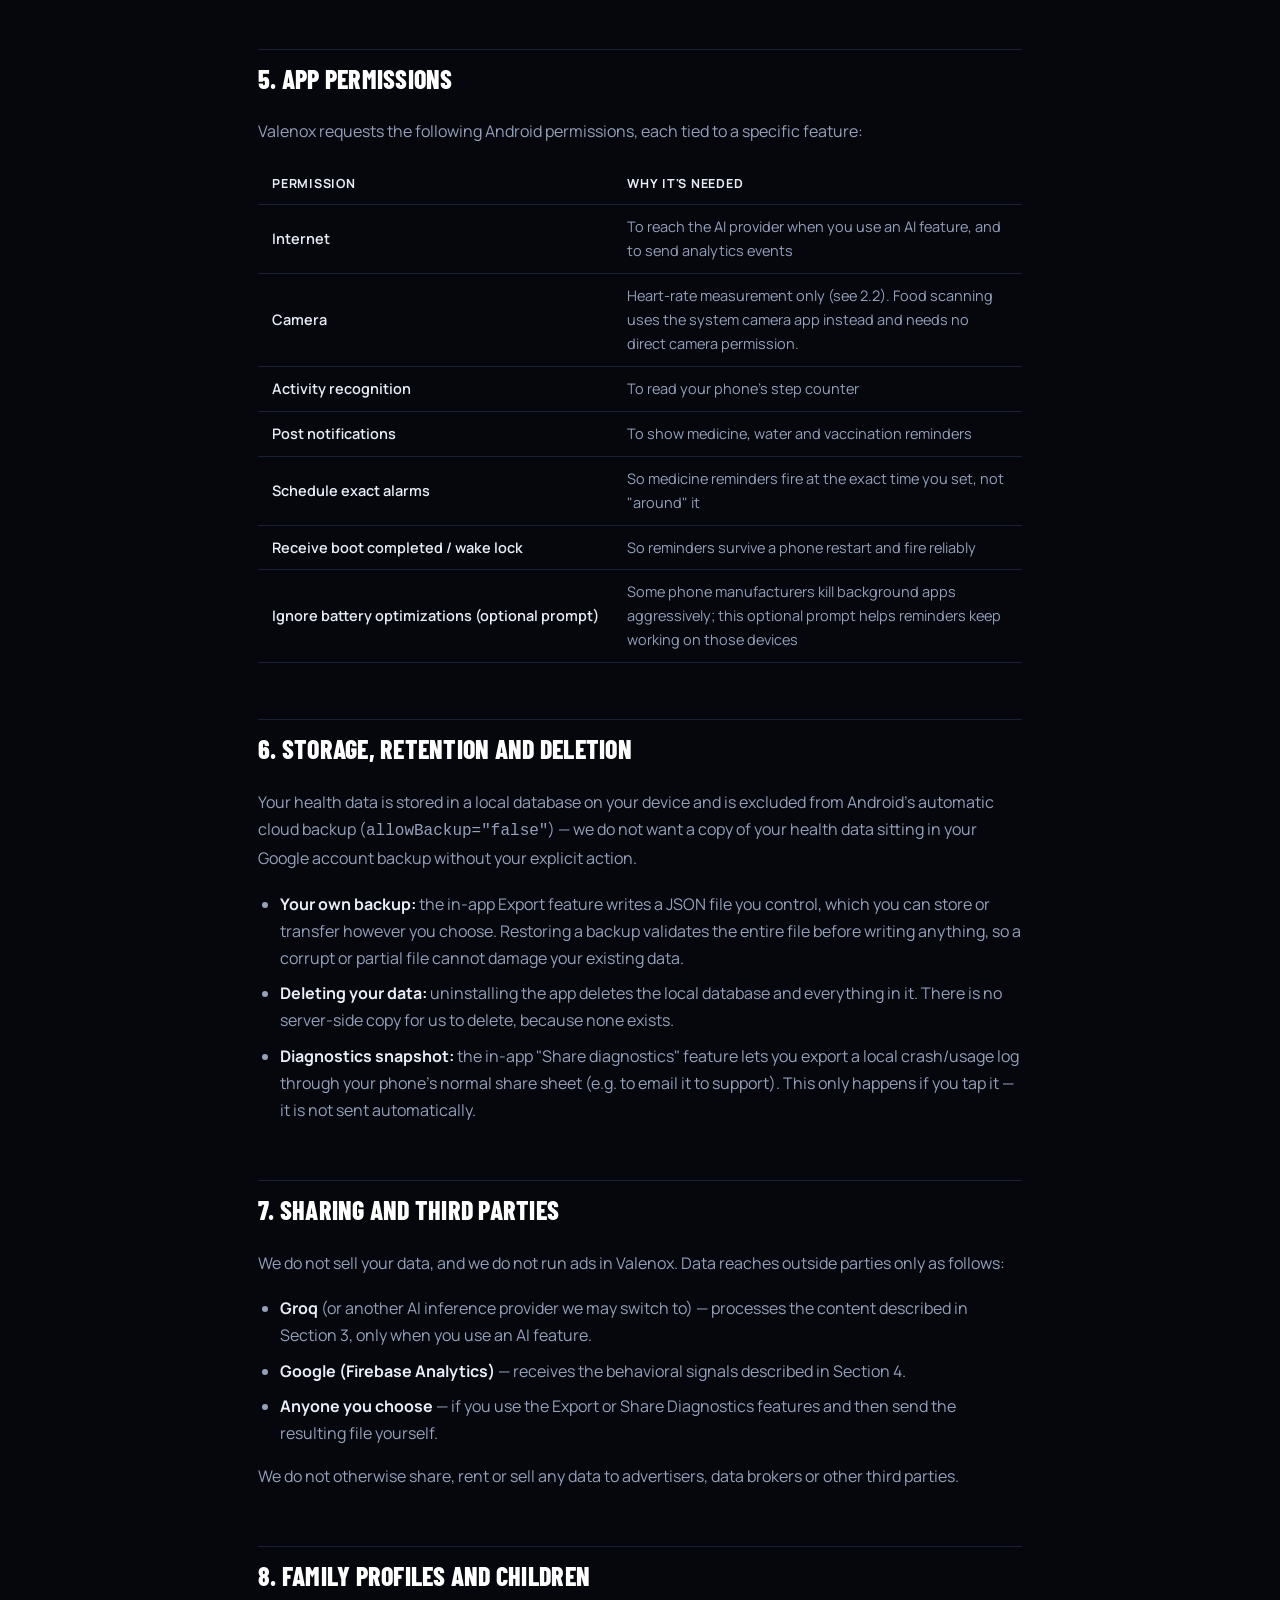
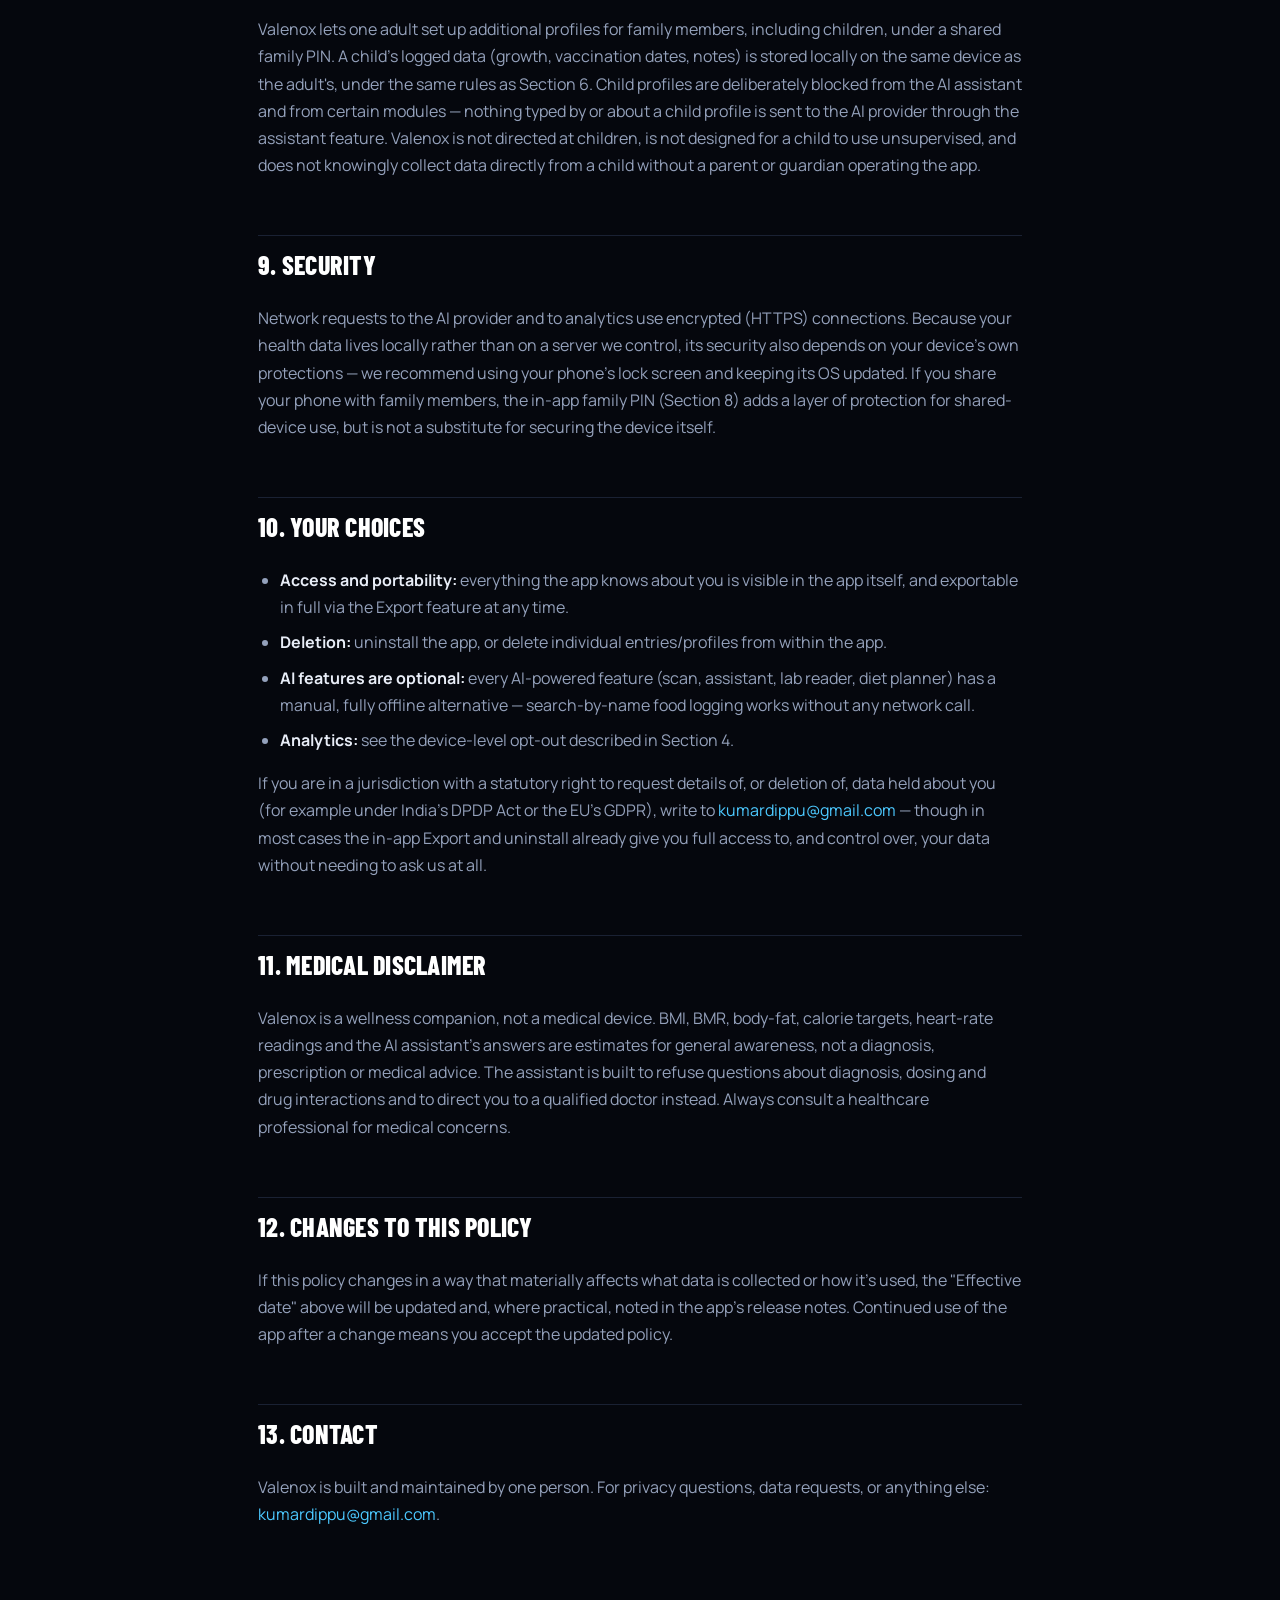
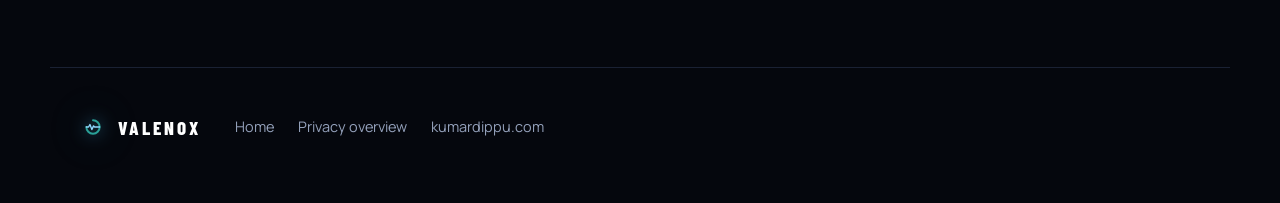
<file: privacy-policy.html>
<!DOCTYPE html>
<html lang="en">
<head>
<meta charset="utf-8">
<meta name="viewport" content="width=device-width, initial-scale=1">
<title>Privacy Policy — Valenox</title>
<meta name="description" content="Privacy policy for Valenox, a local-first health companion app for Android.">
<link rel="icon" type="image/svg+xml" href="assets/valenox-mark.svg">
<meta name="theme-color" content="#05070d">
<link rel="preconnect" href="https://fonts.googleapis.com">
<link rel="preconnect" href="https://fonts.gstatic.com" crossorigin>
<link href="https://fonts.googleapis.com/css2?family=Barlow+Condensed:wght@600;700;800&family=Manrope:wght@400;500;600;800&display=swap" rel="stylesheet">
<link rel="stylesheet" href="styles.css">
<style>
  /* Policy-specific layout — reuses the landing page's tokens and type scale. */
  .policy {
    max-width: 820px;
    margin: 0 auto;
    padding: 64px var(--pad) 120px;
  }
  .policy__meta {
    color: var(--ink-faint);
    font-size: 14px;
    margin-bottom: 44px;
  }
  .policy__meta strong { color: var(--ink-dim); font-weight: 600; }
  .policy h2 {
    font-family: "Barlow Condensed", sans-serif;
    font-weight: 800;
    text-transform: uppercase;
    letter-spacing: .01em;
    font-size: 26px;
    color: #fff;
    margin: 56px 0 18px;
    padding-top: 8px;
    border-top: 1px solid var(--line);
    scroll-margin-top: 90px;
  }
  .policy h2:first-of-type { border-top: none; margin-top: 0; padding-top: 0; }
  .policy h3 {
    font-family: Manrope, sans-serif;
    font-weight: 800;
    font-size: 16.5px;
    color: var(--ink);
    margin: 26px 0 10px;
  }
  .policy p, .policy li { color: var(--ink-dim); font-size: 16px; line-height: 1.7; }
  .policy ul, .policy ol { margin: 0 0 16px; padding-left: 22px; }
  .policy li { margin-bottom: 8px; }
  .policy a { color: var(--blue); }
  .policy strong { color: var(--ink); }
  .toc {
    border: 1px solid var(--line);
    border-radius: 14px;
    padding: 22px 26px;
    margin-bottom: 8px;
    background: rgba(255,255,255,.02);
  }
  .toc p { margin: 0 0 10px; font-size: 12.5px; font-weight: 800; letter-spacing: .14em; text-transform: uppercase; color: var(--blue); }
  .toc ol { columns: 2; column-gap: 32px; margin: 0; padding-left: 20px; }
  .toc li { font-size: 14.5px; margin-bottom: 6px; break-inside: avoid; }
  .toc a { color: var(--ink-dim); }
  .toc a:hover { color: var(--blue); }
  table.perm { width: 100%; border-collapse: collapse; margin: 14px 0 22px; font-size: 14.5px; }
  table.perm th, table.perm td { text-align: left; padding: 10px 14px; border-bottom: 1px solid var(--line); color: var(--ink-dim); }
  table.perm th { color: var(--ink); font-weight: 700; font-size: 12.5px; text-transform: uppercase; letter-spacing: .06em; }
  table.perm td:first-child { color: var(--ink); font-weight: 600; white-space: nowrap; }
  .callout {
    border: 1px solid rgba(76,201,255,.3);
    background: rgba(76,201,255,.05);
    border-radius: 12px;
    padding: 16px 20px;
    margin: 18px 0;
    font-size: 15px;
  }
  .callout p:last-child { margin-bottom: 0; }
  @media (max-width: 560px) {
    .toc ol { columns: 1; }
  }
</style>
</head>
<body>

<div class="grid-bg" aria-hidden="true"></div>

<header class="nav">
  <a class="nav__brand" href="index.html">
    <img class="mark" src="assets/valenox-mark-dark.svg" alt="" width="34" height="34">
    <span>VALENOX</span>
  </a>
  <nav class="nav__links">
    <a href="index.html">Back to Valenox</a>
  </nav>
</header>

<main class="policy">
  <p class="eyebrow">Legal</p>
  <h1 class="h2" style="margin-bottom:14px;">PRIVACY <span class="glow">POLICY</span></h1>
  <p class="policy__meta">
    <strong>Effective date:</strong> August 4, 2026 &nbsp;·&nbsp;
    <strong>App:</strong> Valenox (package <code>com.valenox.app</code>) &nbsp;·&nbsp;
    <strong>Version covered:</strong> 1.0.5
  </p>

  <p>
    Valenox is built by an individual developer, Dippu Kumar, as a local-first health
    companion for Indian families. This policy explains, in plain language, what data
    the app touches, where it goes, and what stays only on your phone. If a sentence
    here is unclear, that's a bug in this document — write to
    <a href="mailto:kumardippu@gmail.com">kumardippu@gmail.com</a> and it will be fixed.
  </p>

  <div class="toc">
    <p>On this page</p>
    <ol>
      <li><a href="#approach">Our approach</a></li>
      <li><a href="#collect">Information we collect</a></li>
      <li><a href="#ai">AI features and what they send</a></li>
      <li><a href="#analytics">Analytics</a></li>
      <li><a href="#permissions">App permissions</a></li>
      <li><a href="#storage">Storage, retention and deletion</a></li>
      <li><a href="#sharing">Sharing and third parties</a></li>
      <li><a href="#children">Family profiles and children</a></li>
      <li><a href="#security">Security</a></li>
      <li><a href="#rights">Your choices</a></li>
      <li><a href="#medical">Medical disclaimer</a></li>
      <li><a href="#changes">Changes to this policy</a></li>
      <li><a href="#contact">Contact</a></li>
    </ol>
  </div>

  <h2 id="approach">1. Our approach</h2>
  <p>
    Valenox has <strong>no user account and no backend server</strong>. There is
    nothing to sign up for and nothing for us to host on your behalf. Your health
    data — profile, food diary, steps, water, medicines, heart-rate readings, lab
    reports, vaccination records and chat history — is stored in a database on your
    own device and is not synced to any cloud service we operate, because no such
    service exists.
  </p>
  <p>
    Two things do leave your device: requests to the AI provider when you actively
    use an AI feature (Section 3), and anonymous usage analytics (Section 4). Nothing
    else is transmitted anywhere by this app.
  </p>

  <h2 id="collect">2. Information we collect</h2>
  <h3>2.1 Information you provide directly</h3>
  <ul>
    <li><strong>Onboarding profile:</strong> date of birth, sex, height, weight, activity level and goal. Used to calculate BMI, BMR, body-fat estimate and your daily targets — entirely on-device.</li>
    <li><strong>Logged health data:</strong> food diary entries, water glasses, medicines and dose times, manually entered steps (if your phone has no step sensor), lab report values you confirm, vaccination and checkup dates, and diet-plan preferences (region, dietary type).</li>
    <li><strong>Camera-derived data:</strong> photographs you take of meals or lab reports, and heart-rate readings measured via your camera and flash (see 2.2 and Section 3).</li>
    <li><strong>Assistant conversations:</strong> messages you type to the in-app AI assistant.</li>
  </ul>

  <h3>2.2 Camera use</h3>
  <p>
    Valenox uses the camera in two different ways:
  </p>
  <ul>
    <li><strong>Food scanning</strong> opens your phone's own camera app via a standard Android camera intent. Valenox does not hold direct camera access for this — the photo is handed back to the app once you've taken it, then optionally sent for AI analysis (Section 3).</li>
    <li><strong>Heart-rate measurement</strong> uses direct camera and flash access: you cover the rear camera and flash with a fingertip, and the app reads the colour change over roughly twenty seconds to estimate your pulse. This reading, and the brief video frames used to calculate it, are processed and discarded on-device — they are not saved as a video file and are not sent anywhere.</li>
  </ul>

  <h3>2.3 Sensor and device data</h3>
  <ul>
    <li><strong>Step count</strong> comes from your phone's built-in step sensor (or Google Play Services' Recording API, on devices that support it), read locally to build your daily and historical step counts.</li>
  </ul>

  <h2 id="ai">3. AI features and what they send</h2>
  <p>
    When you actively use one of the features below, the relevant content is sent
    over an encrypted connection to our AI service provider (currently
    <strong>Groq</strong>, an AI inference provider used via an OpenAI-compatible
    API) for processing, and a response is returned to the app. This only happens
    when you initiate the action — nothing is sent in the background.
  </p>
  <table class="perm">
    <tr><th>Feature</th><th>What is sent</th></tr>
    <tr><td>Food scanner</td><td>The photo of your plate</td></tr>
    <tr><td>Lab report reader</td><td>The photo or PDF of your report</td></tr>
    <tr><td>AI health assistant</td><td>The message you type, plus a short summary of the active profile's last 30 days of logged activity (steps, water, meals, medicines, health score) so the assistant can answer questions about your own data</td></tr>
    <tr><td>Diet planner</td><td>Your profile stats (region, dietary preference, calorie target) — no name or contact details</td></tr>
  </table>
  <div class="callout">
    <p>
      <strong>Lab reports specifically:</strong> a report photo may contain your
      name, date of birth and lab ID printed on the page. Only upload reports
      you're comfortable sharing with the AI provider for this purpose. The
      original file stays on your phone and is never included in the export
      feature described in Section 6.
    </p>
  </div>
  <p>
    We do not control how long the AI provider retains request data on their
    infrastructure; we do not instruct them to train models on your data, and we do
    not receive or store a copy of what you send them beyond what's already saved
    in your local diary (e.g. the dish names and calories that come back from a
    food scan). Every AI response carries a "not medical advice" disclosure —
    see Section 11.
  </p>

  <h2 id="analytics">4. Analytics</h2>
  <p>
    Valenox uses <strong>Google Analytics for Firebase</strong> to understand which
    features are used and to fix problems. This is limited, by design, to
    behavioral signals:
  </p>
  <ul>
    <li>Screens viewed and features opened (e.g. "Scan" tab opened, "Trends" viewed)</li>
    <li>Coarse action events (e.g. a food item was logged, a reminder was scheduled or actioned, an AI call succeeded or failed) — logged as a category and a label, never as free text</li>
    <li>Standard app-analytics device signals: an app-instance identifier, device model, OS version, language, and approximate country/region (derived from IP address, not GPS)</li>
    <li>Basic diagnostic and performance data (e.g. app crashes)</li>
  </ul>
  <p>
    <strong>What analytics never receives:</strong> lab values, medicine names,
    body-weight or other health numbers, food or dish names, chat messages, or any
    other free text you type. This boundary is enforced in the app's code, not just
    promised in this document.
  </p>
  <p>
    You can limit ad-related and analytics identifiers at the device level via
    <strong>Settings → Google → Ads</strong> on your phone, which applies across
    apps that use Google's advertising or analytics identifiers.
  </p>

  <h2 id="permissions">5. App permissions</h2>
  <p>Valenox requests the following Android permissions, each tied to a specific feature:</p>
  <table class="perm">
    <tr><th>Permission</th><th>Why it's needed</th></tr>
    <tr><td>Internet</td><td>To reach the AI provider when you use an AI feature, and to send analytics events</td></tr>
    <tr><td>Camera</td><td>Heart-rate measurement only (see 2.2). Food scanning uses the system camera app instead and needs no direct camera permission.</td></tr>
    <tr><td>Activity recognition</td><td>To read your phone's step counter</td></tr>
    <tr><td>Post notifications</td><td>To show medicine, water and vaccination reminders</td></tr>
    <tr><td>Schedule exact alarms</td><td>So medicine reminders fire at the exact time you set, not "around" it</td></tr>
    <tr><td>Receive boot completed / wake lock</td><td>So reminders survive a phone restart and fire reliably</td></tr>
    <tr><td>Ignore battery optimizations (optional prompt)</td><td>Some phone manufacturers kill background apps aggressively; this optional prompt helps reminders keep working on those devices</td></tr>
  </table>

  <h2 id="storage">6. Storage, retention and deletion</h2>
  <p>
    Your health data is stored in a local database on your device and is excluded
    from Android's automatic cloud backup (<code>allowBackup="false"</code>) — we
    do not want a copy of your health data sitting in your Google account backup
    without your explicit action.
  </p>
  <ul>
    <li><strong>Your own backup:</strong> the in-app Export feature writes a JSON file you control, which you can store or transfer however you choose. Restoring a backup validates the entire file before writing anything, so a corrupt or partial file cannot damage your existing data.</li>
    <li><strong>Deleting your data:</strong> uninstalling the app deletes the local database and everything in it. There is no server-side copy for us to delete, because none exists.</li>
    <li><strong>Diagnostics snapshot:</strong> the in-app "Share diagnostics" feature lets you export a local crash/usage log through your phone's normal share sheet (e.g. to email it to support). This only happens if you tap it — it is not sent automatically.</li>
  </ul>

  <h2 id="sharing">7. Sharing and third parties</h2>
  <p>We do not sell your data, and we do not run ads in Valenox. Data reaches outside parties only as follows:</p>
  <ul>
    <li><strong>Groq</strong> (or another AI inference provider we may switch to) — processes the content described in Section 3, only when you use an AI feature.</li>
    <li><strong>Google (Firebase Analytics)</strong> — receives the behavioral signals described in Section 4.</li>
    <li><strong>Anyone you choose</strong> — if you use the Export or Share Diagnostics features and then send the resulting file yourself.</li>
  </ul>
  <p>We do not otherwise share, rent or sell any data to advertisers, data brokers or other third parties.</p>

  <h2 id="children">8. Family profiles and children</h2>
  <p>
    Valenox lets one adult set up additional profiles for family members, including
    children, under a shared family PIN. A child's logged data (growth, vaccination
    dates, notes) is stored locally on the same device as the adult's, under the
    same rules as Section 6. Child profiles are deliberately blocked from the AI
    assistant and from certain modules — nothing typed by or about a child profile
    is sent to the AI provider through the assistant feature. Valenox is not
    directed at children, is not designed for a child to use unsupervised, and does
    not knowingly collect data directly from a child without a parent or guardian
    operating the app.
  </p>

  <h2 id="security">9. Security</h2>
  <p>
    Network requests to the AI provider and to analytics use encrypted (HTTPS)
    connections. Because your health data lives locally rather than on a server we
    control, its security also depends on your device's own protections — we
    recommend using your phone's lock screen and keeping its OS updated. If you
    share your phone with family members, the in-app family PIN (Section 8) adds a
    layer of protection for shared-device use, but is not a substitute for securing
    the device itself.
  </p>

  <h2 id="rights">10. Your choices</h2>
  <ul>
    <li><strong>Access and portability:</strong> everything the app knows about you is visible in the app itself, and exportable in full via the Export feature at any time.</li>
    <li><strong>Deletion:</strong> uninstall the app, or delete individual entries/profiles from within the app.</li>
    <li><strong>AI features are optional:</strong> every AI-powered feature (scan, assistant, lab reader, diet planner) has a manual, fully offline alternative — search-by-name food logging works without any network call.</li>
    <li><strong>Analytics:</strong> see the device-level opt-out described in Section 4.</li>
  </ul>
  <p>
    If you are in a jurisdiction with a statutory right to request details of, or
    deletion of, data held about you (for example under India's DPDP Act or the
    EU's GDPR), write to <a href="mailto:kumardippu@gmail.com">kumardippu@gmail.com</a>
    — though in most cases the in-app Export and uninstall already give you full
    access to, and control over, your data without needing to ask us at all.
  </p>

  <h2 id="medical">11. Medical disclaimer</h2>
  <p>
    Valenox is a wellness companion, not a medical device. BMI, BMR, body-fat,
    calorie targets, heart-rate readings and the AI assistant's answers are
    estimates for general awareness, not a diagnosis, prescription or medical
    advice. The assistant is built to refuse questions about diagnosis, dosing and
    drug interactions and to direct you to a qualified doctor instead. Always
    consult a healthcare professional for medical concerns.
  </p>

  <h2 id="changes">12. Changes to this policy</h2>
  <p>
    If this policy changes in a way that materially affects what data is collected
    or how it's used, the "Effective date" above will be updated and, where
    practical, noted in the app's release notes. Continued use of the app after a
    change means you accept the updated policy.
  </p>

  <h2 id="contact">13. Contact</h2>
  <p>
    Valenox is built and maintained by one person. For privacy questions, data
    requests, or anything else: <a href="mailto:kumardippu@gmail.com">kumardippu@gmail.com</a>.
  </p>
</main>

<footer class="footer">
  <div class="footer__brand">
    <img class="mark" src="assets/valenox-mark-dark.svg" alt="" width="30" height="30">
    <span>VALENOX</span>
  </div>
  <nav class="footer__links">
    <a href="index.html">Home</a>
    <a href="index.html#privacy">Privacy overview</a>
    <a href="../index.html">kumardippu.com</a>
  </nav>
</footer>

</body>
</html>
</file>
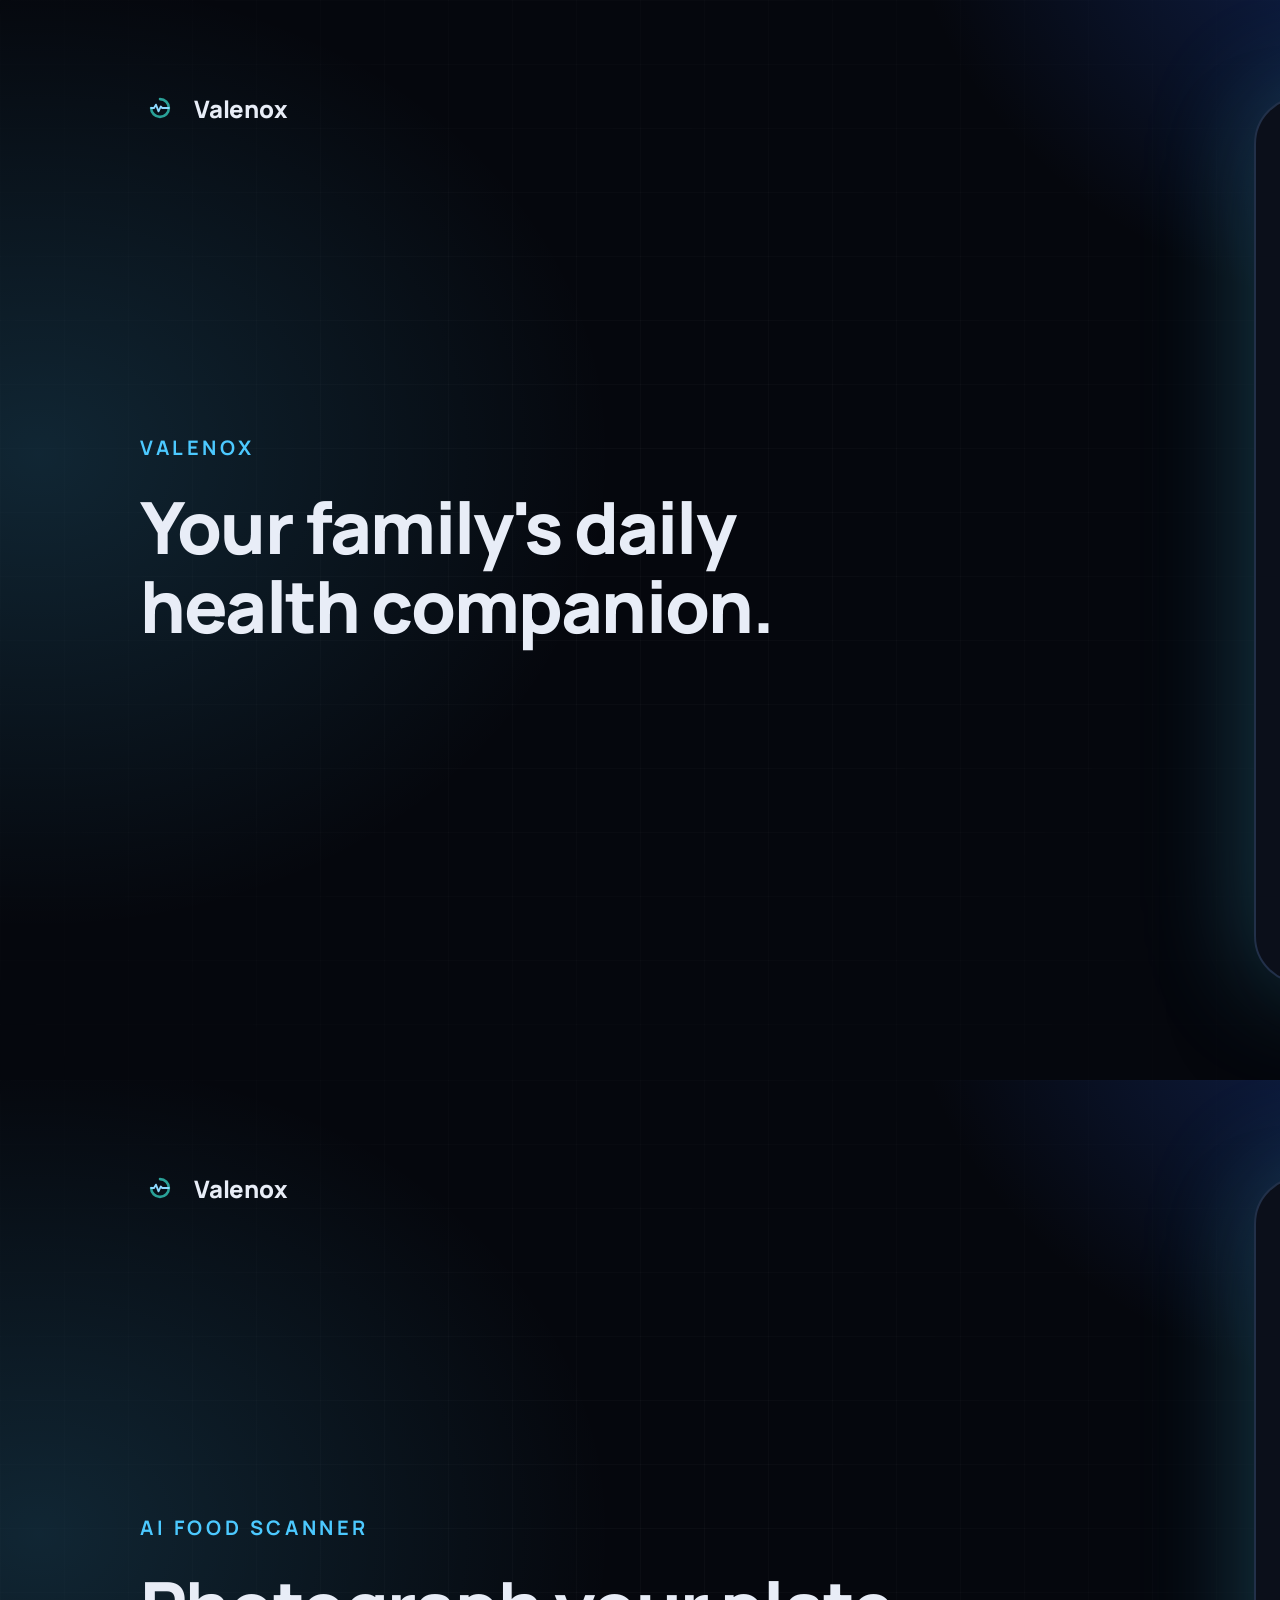
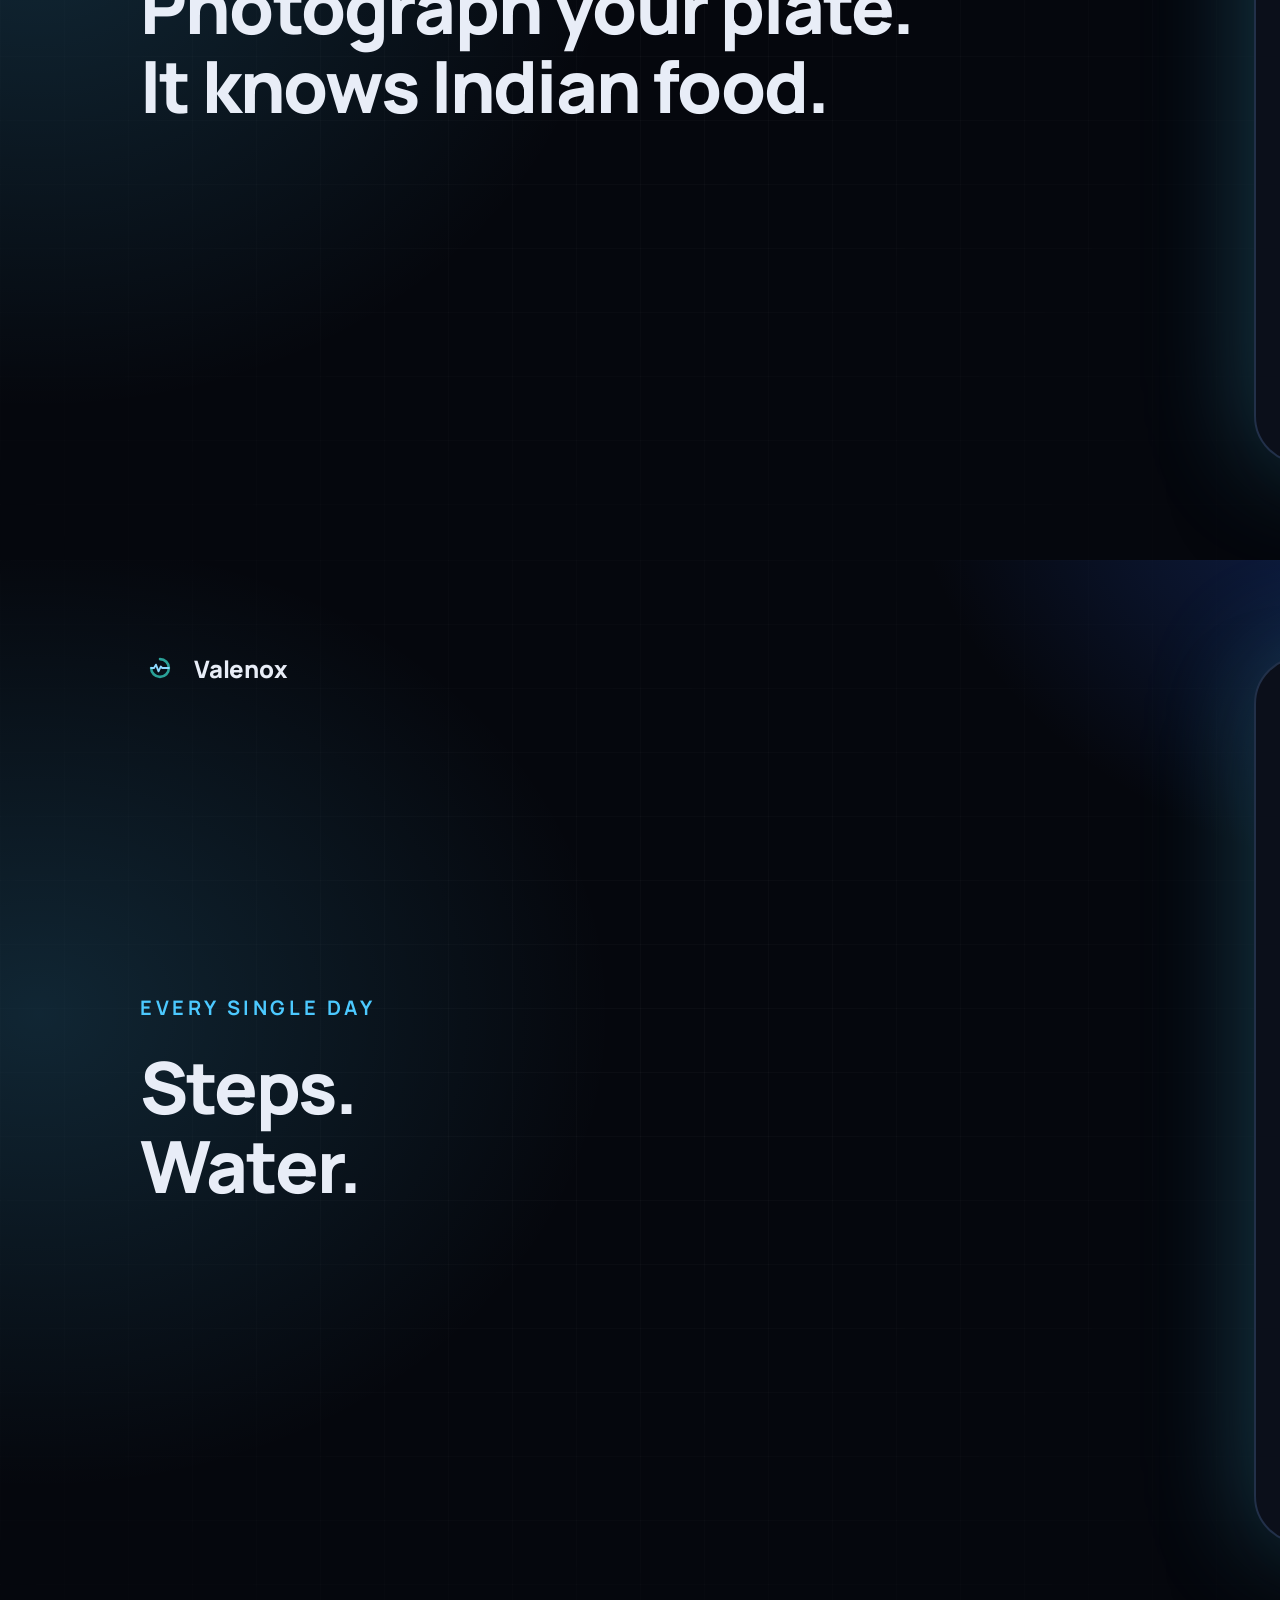
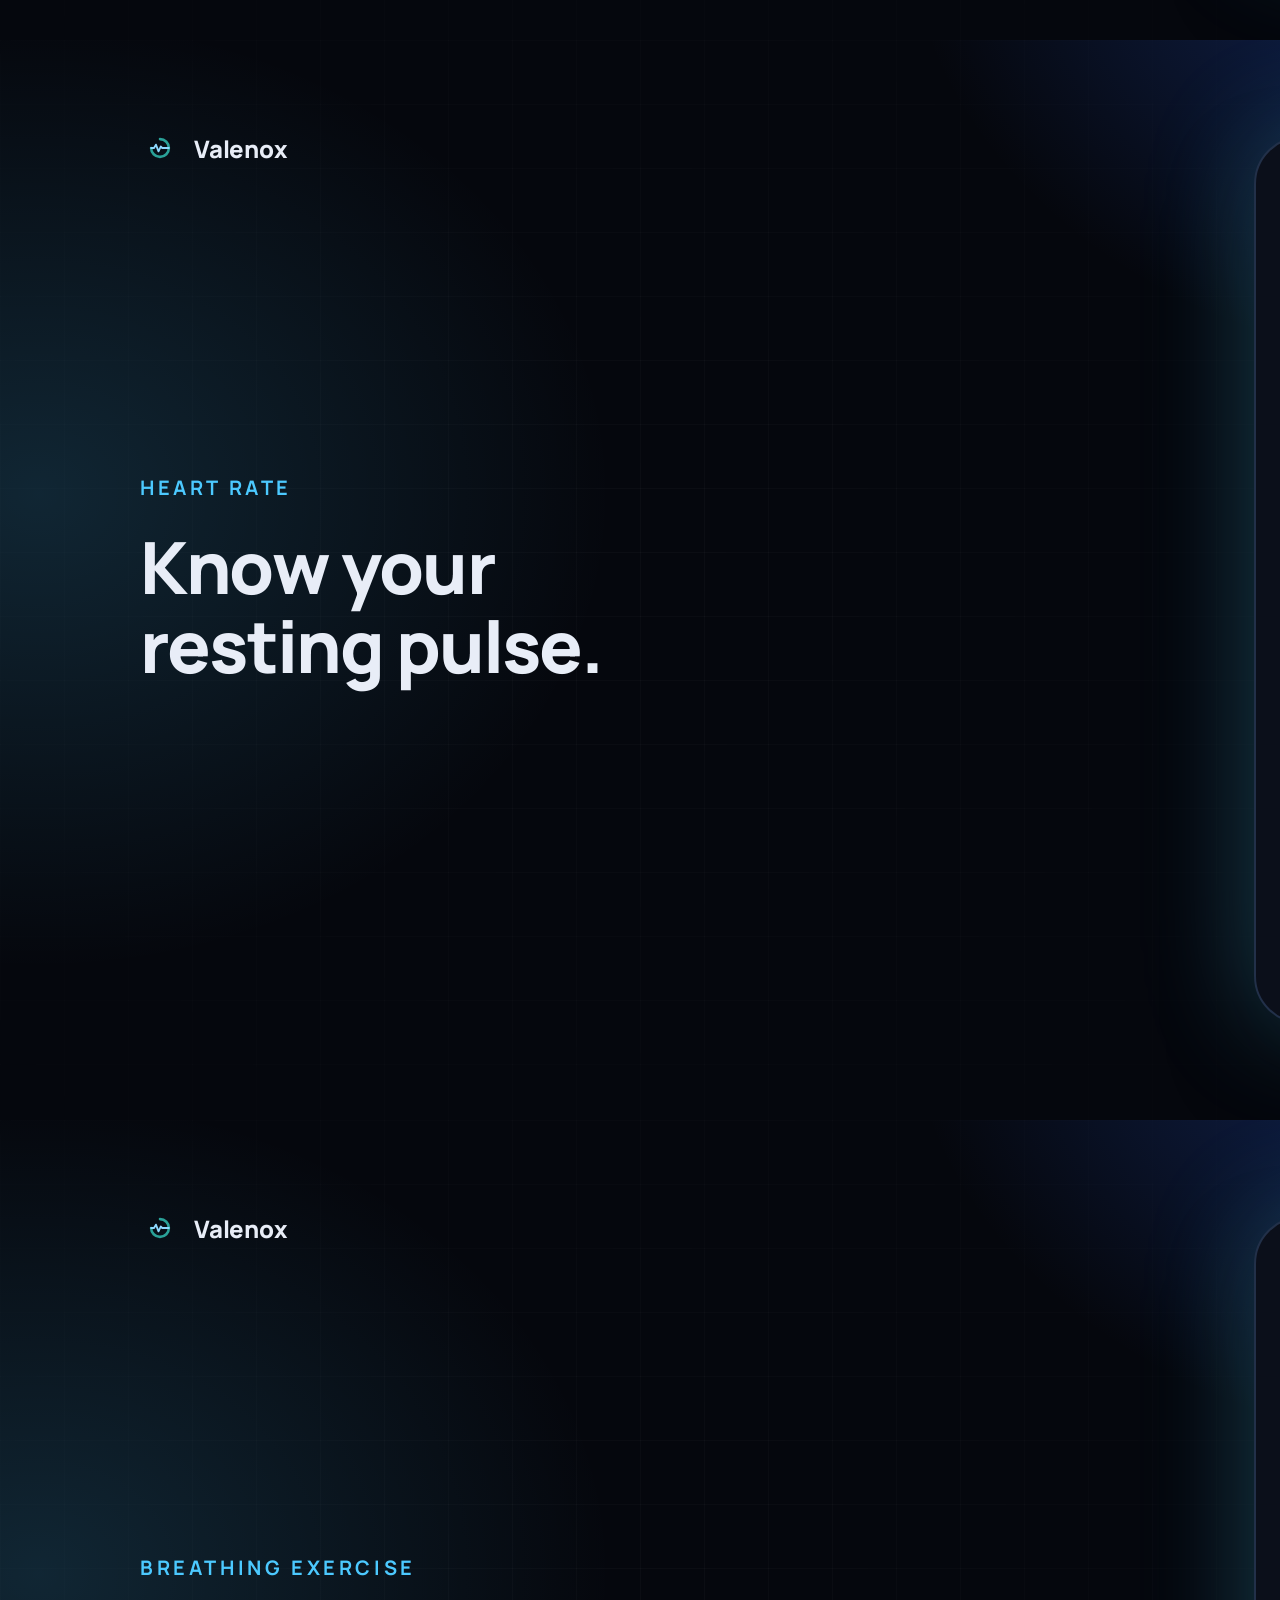
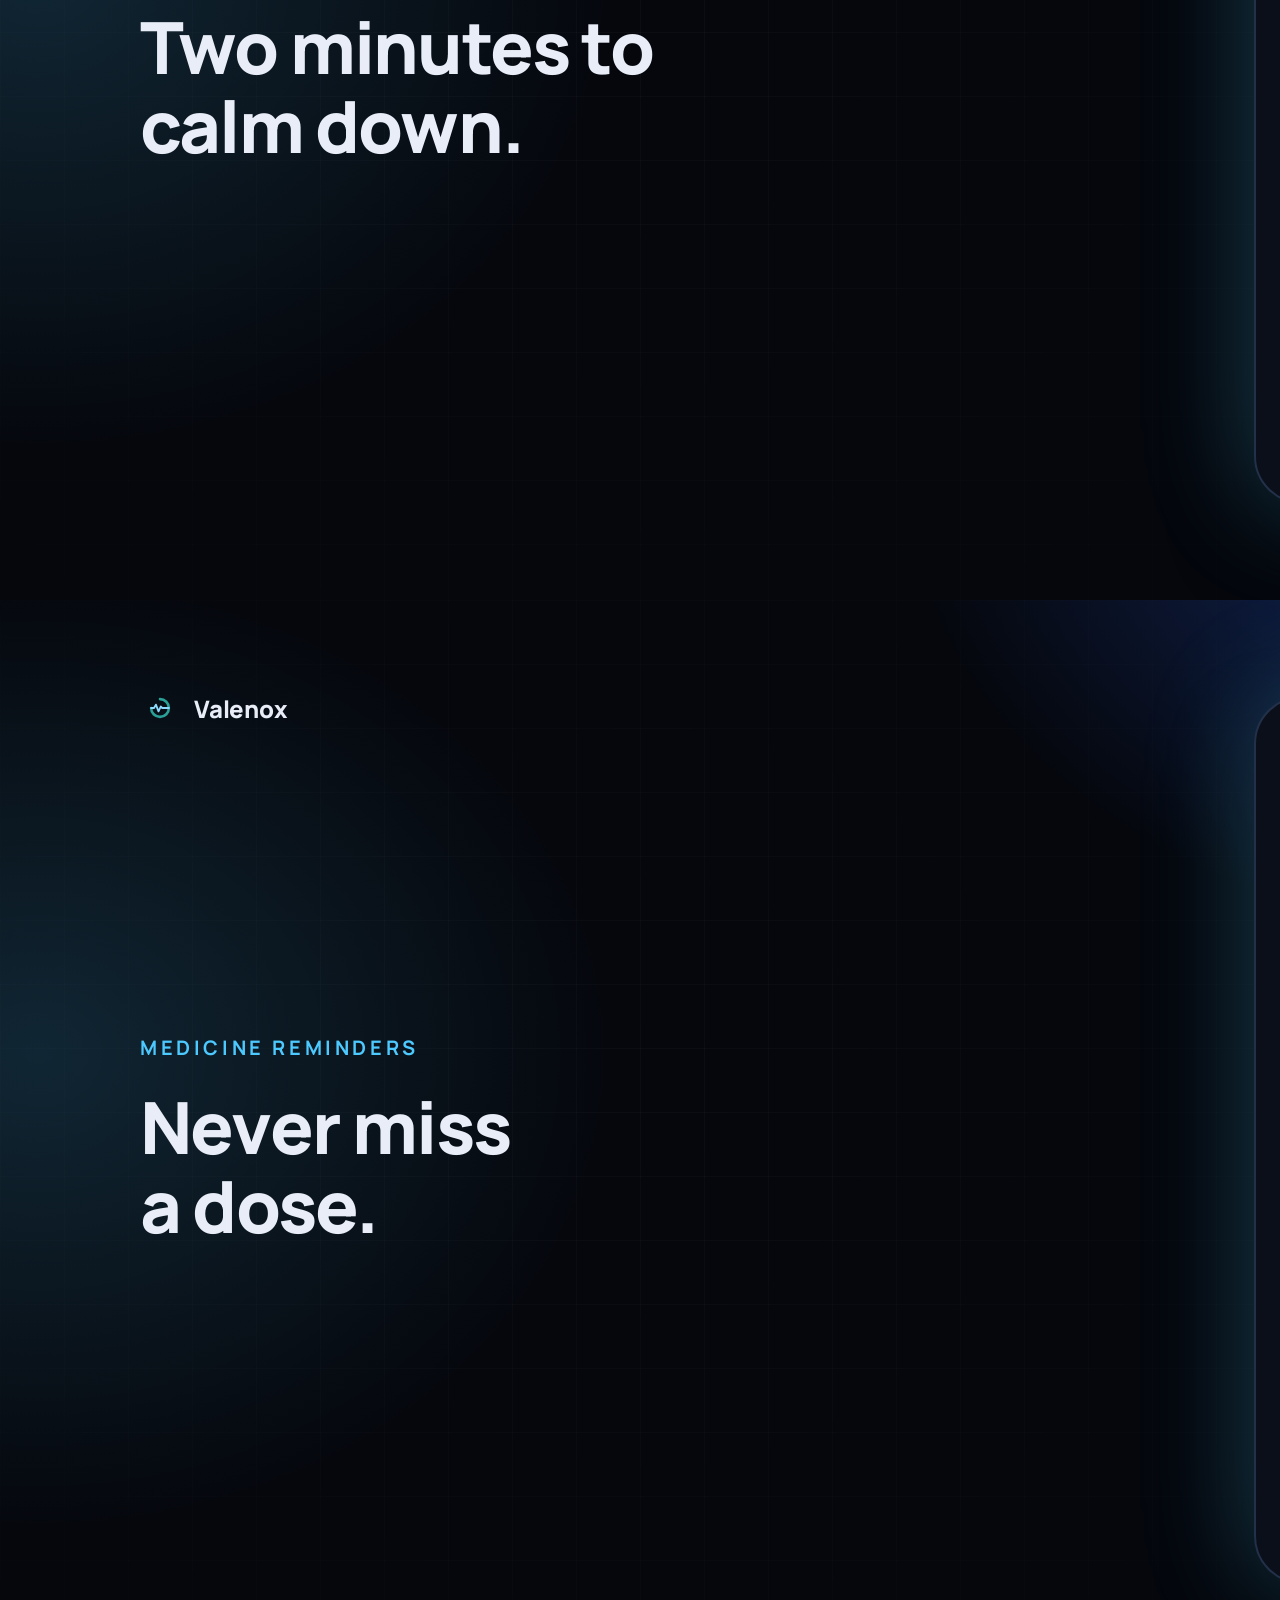
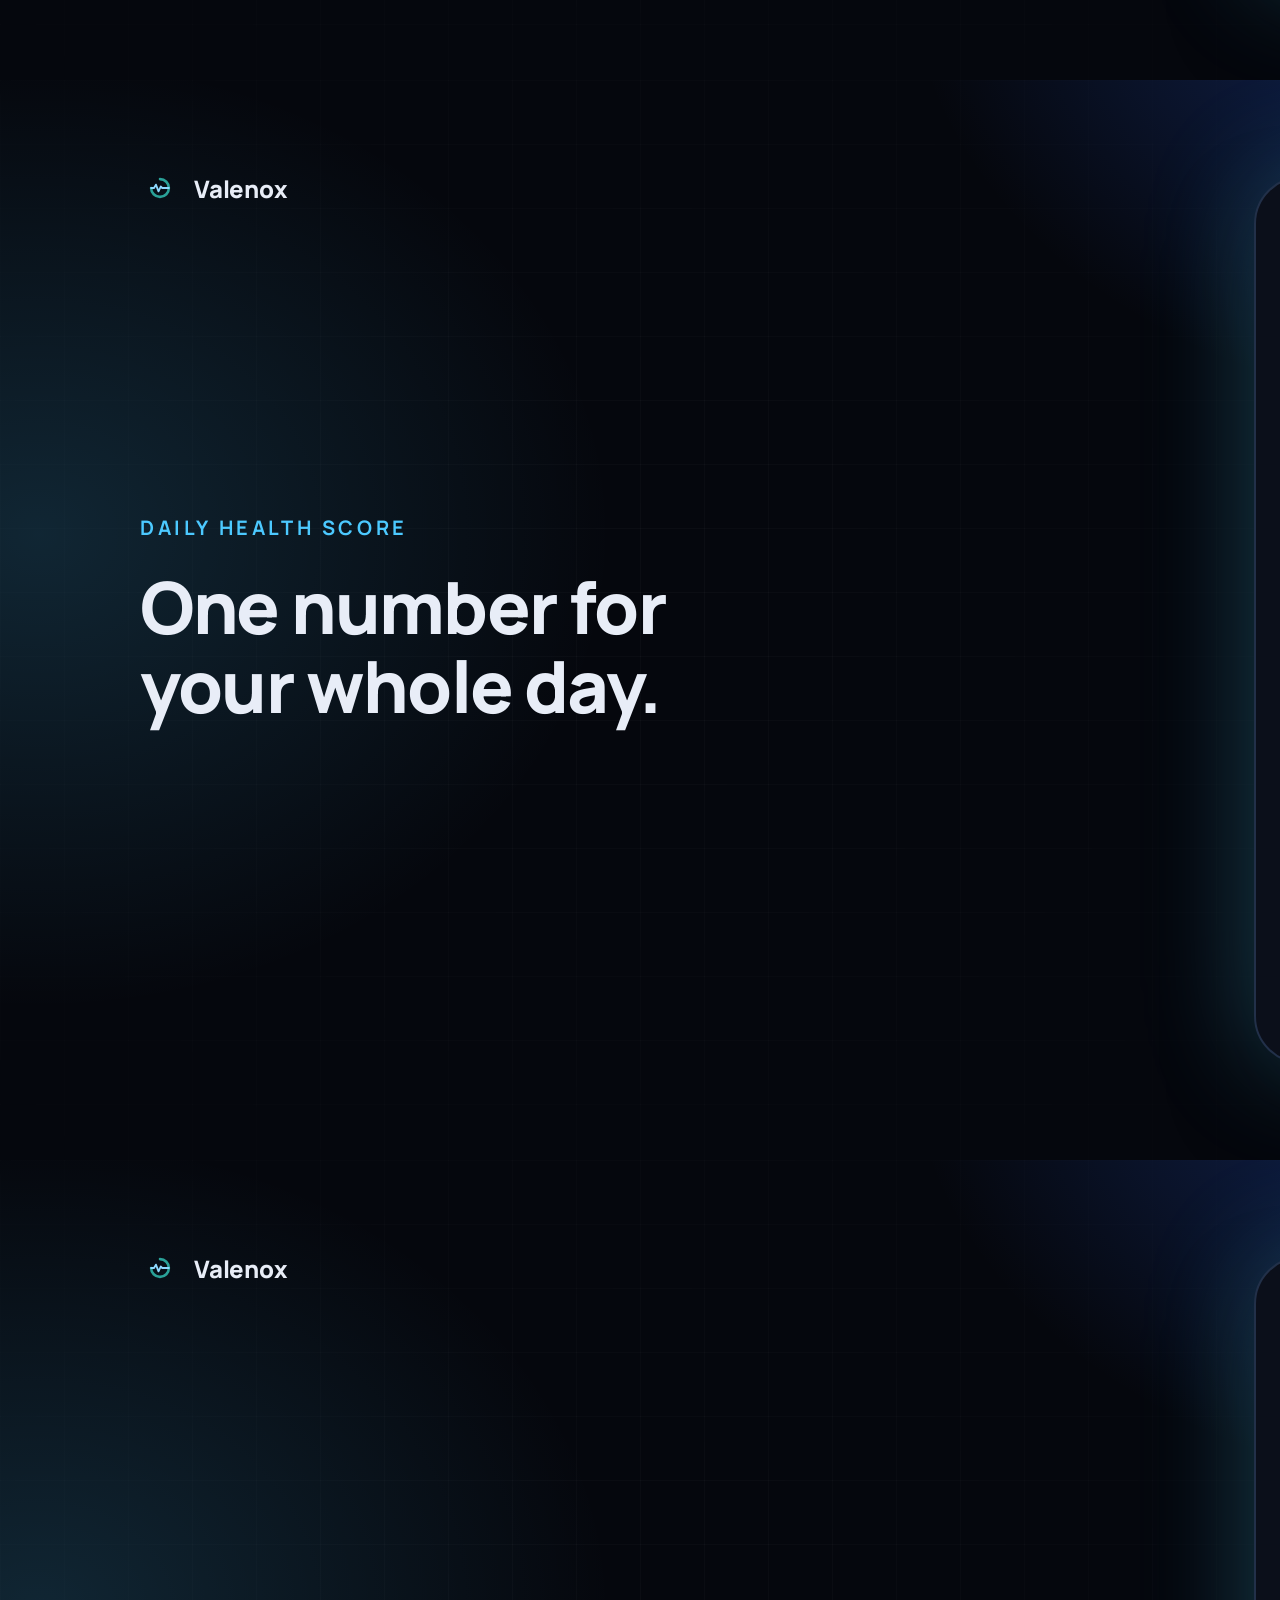
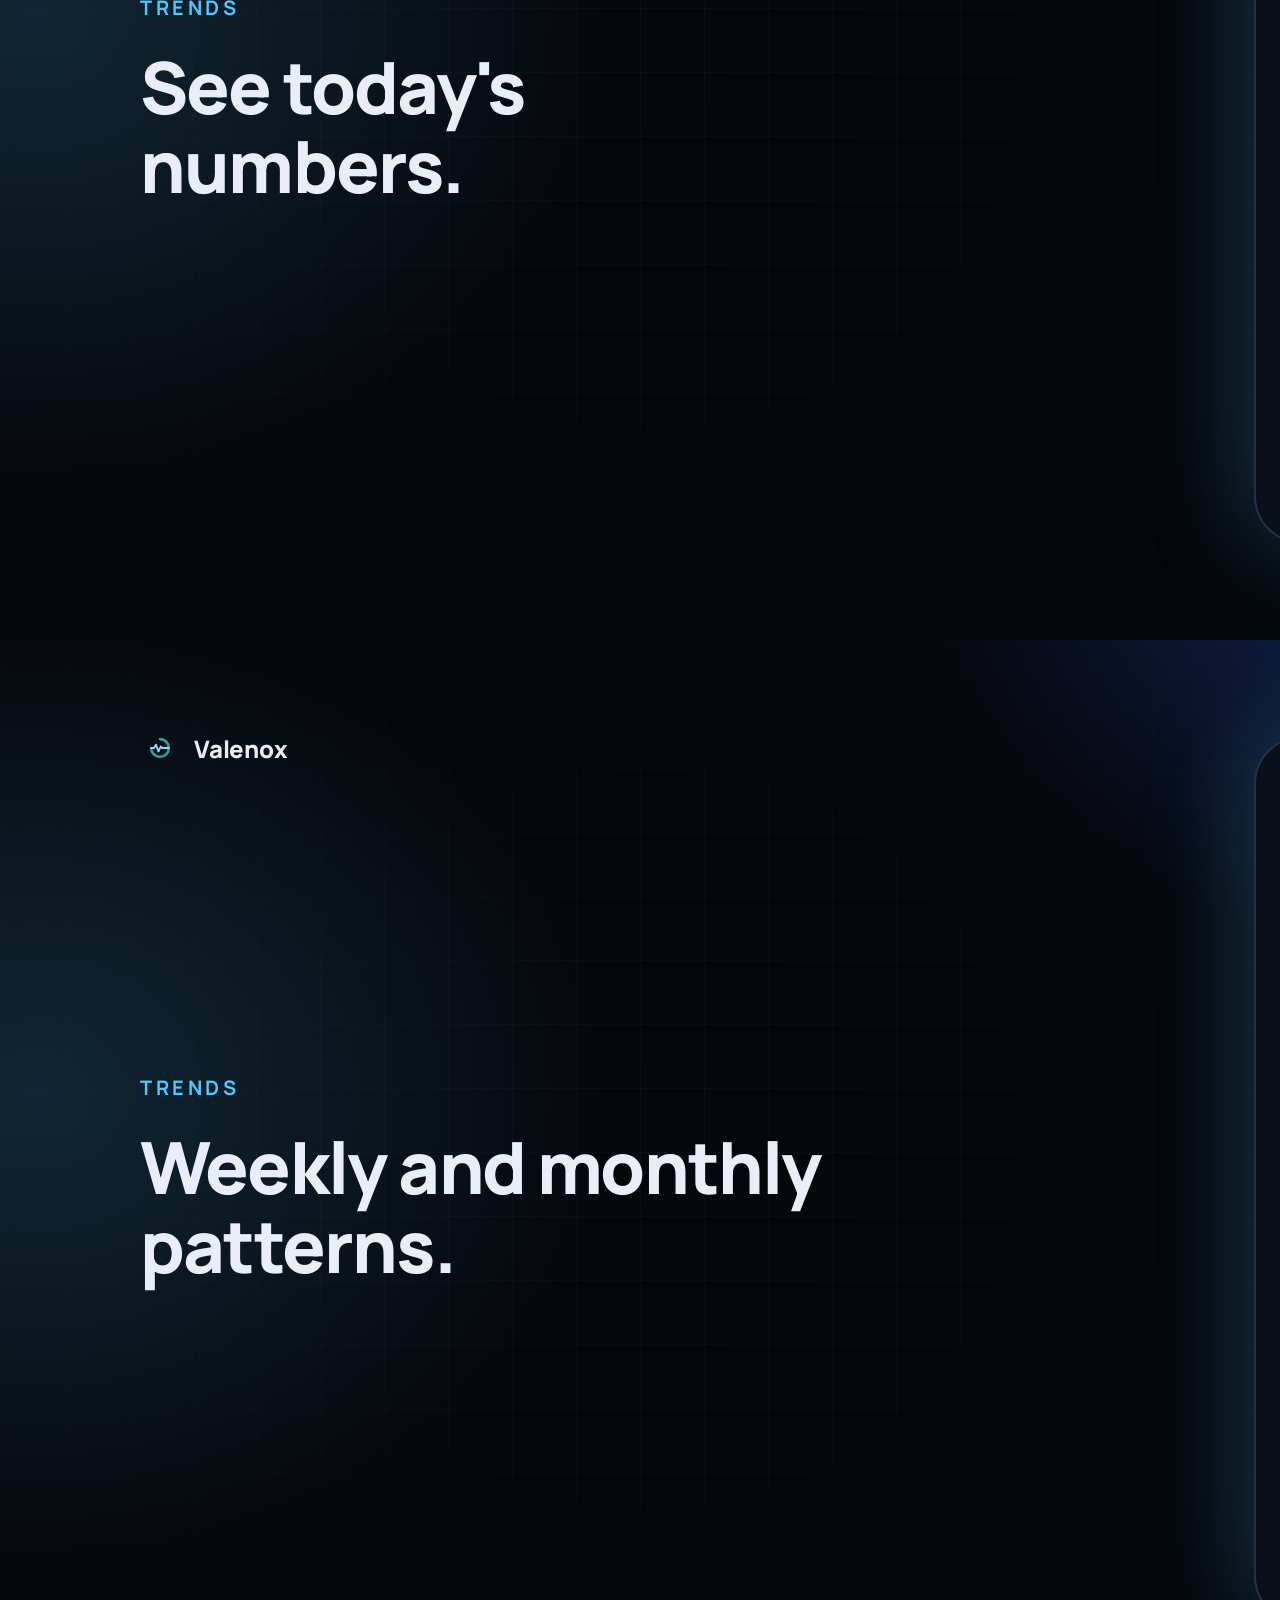
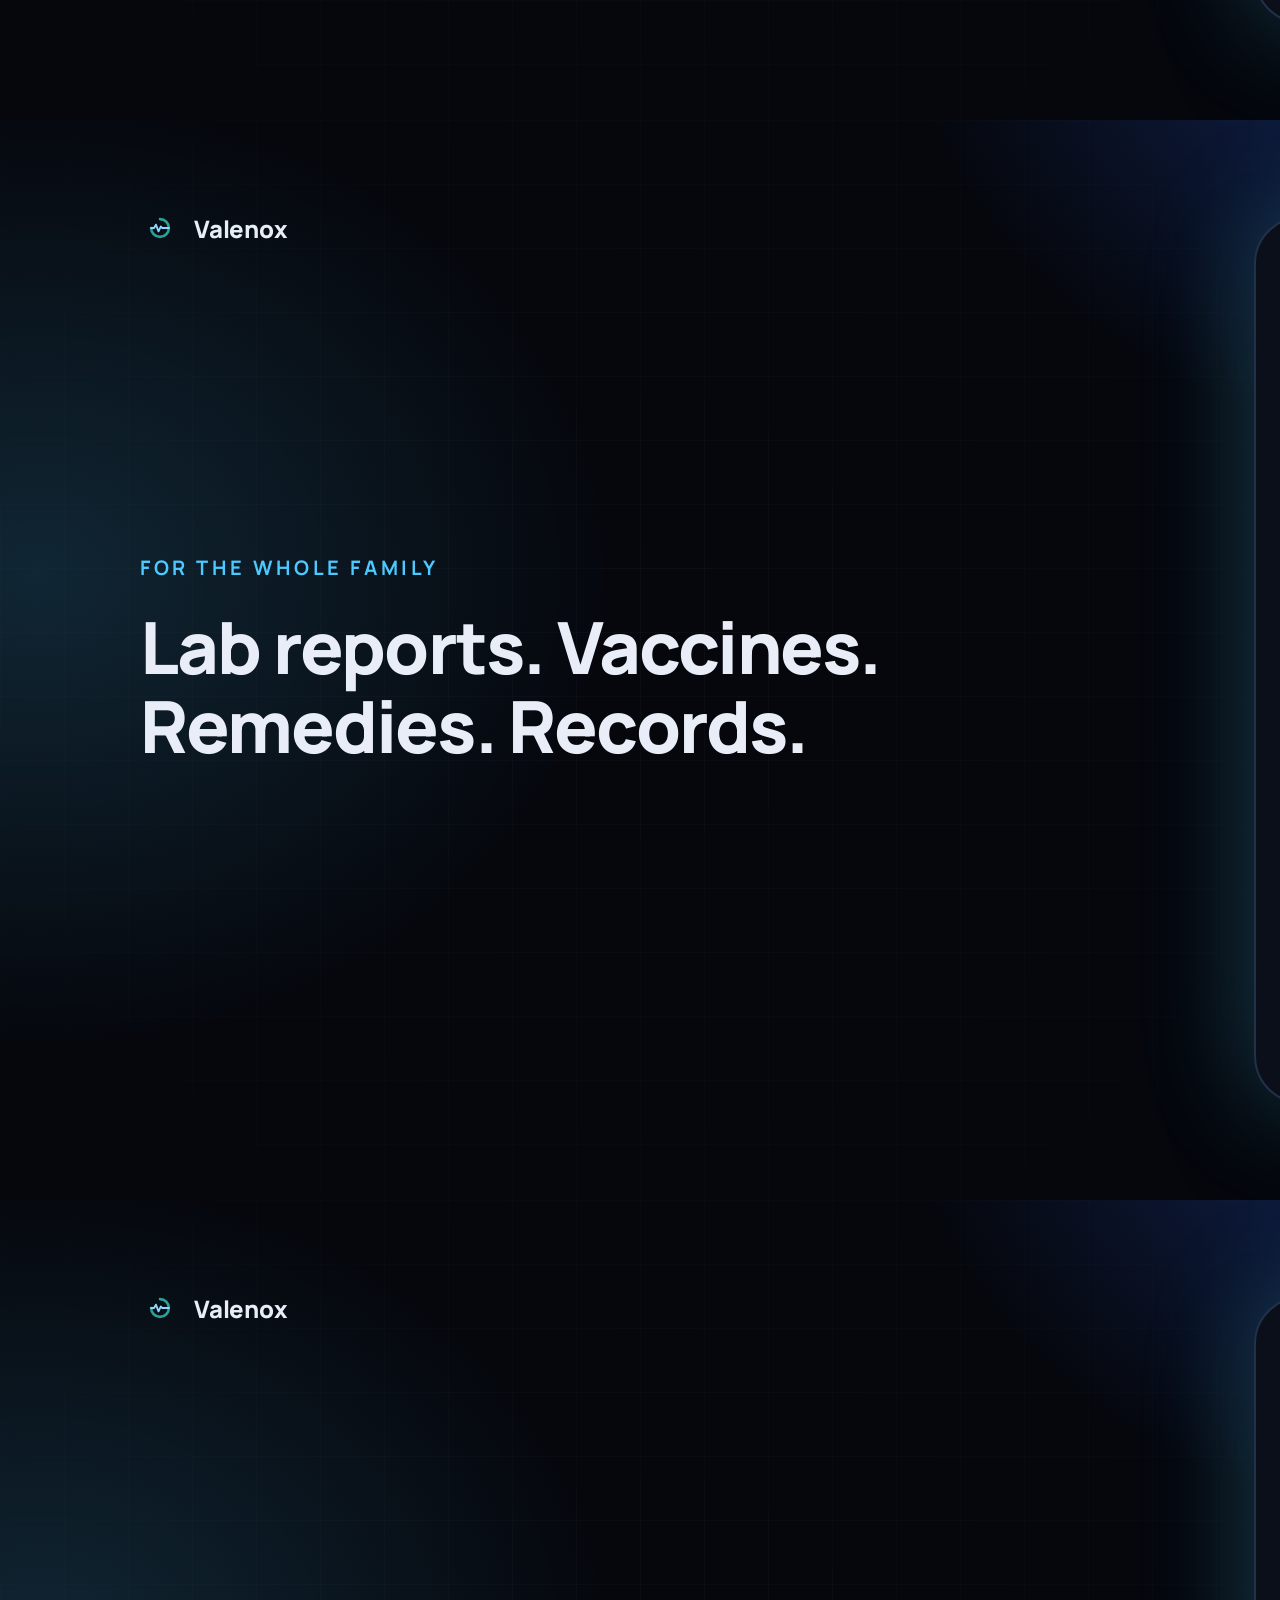
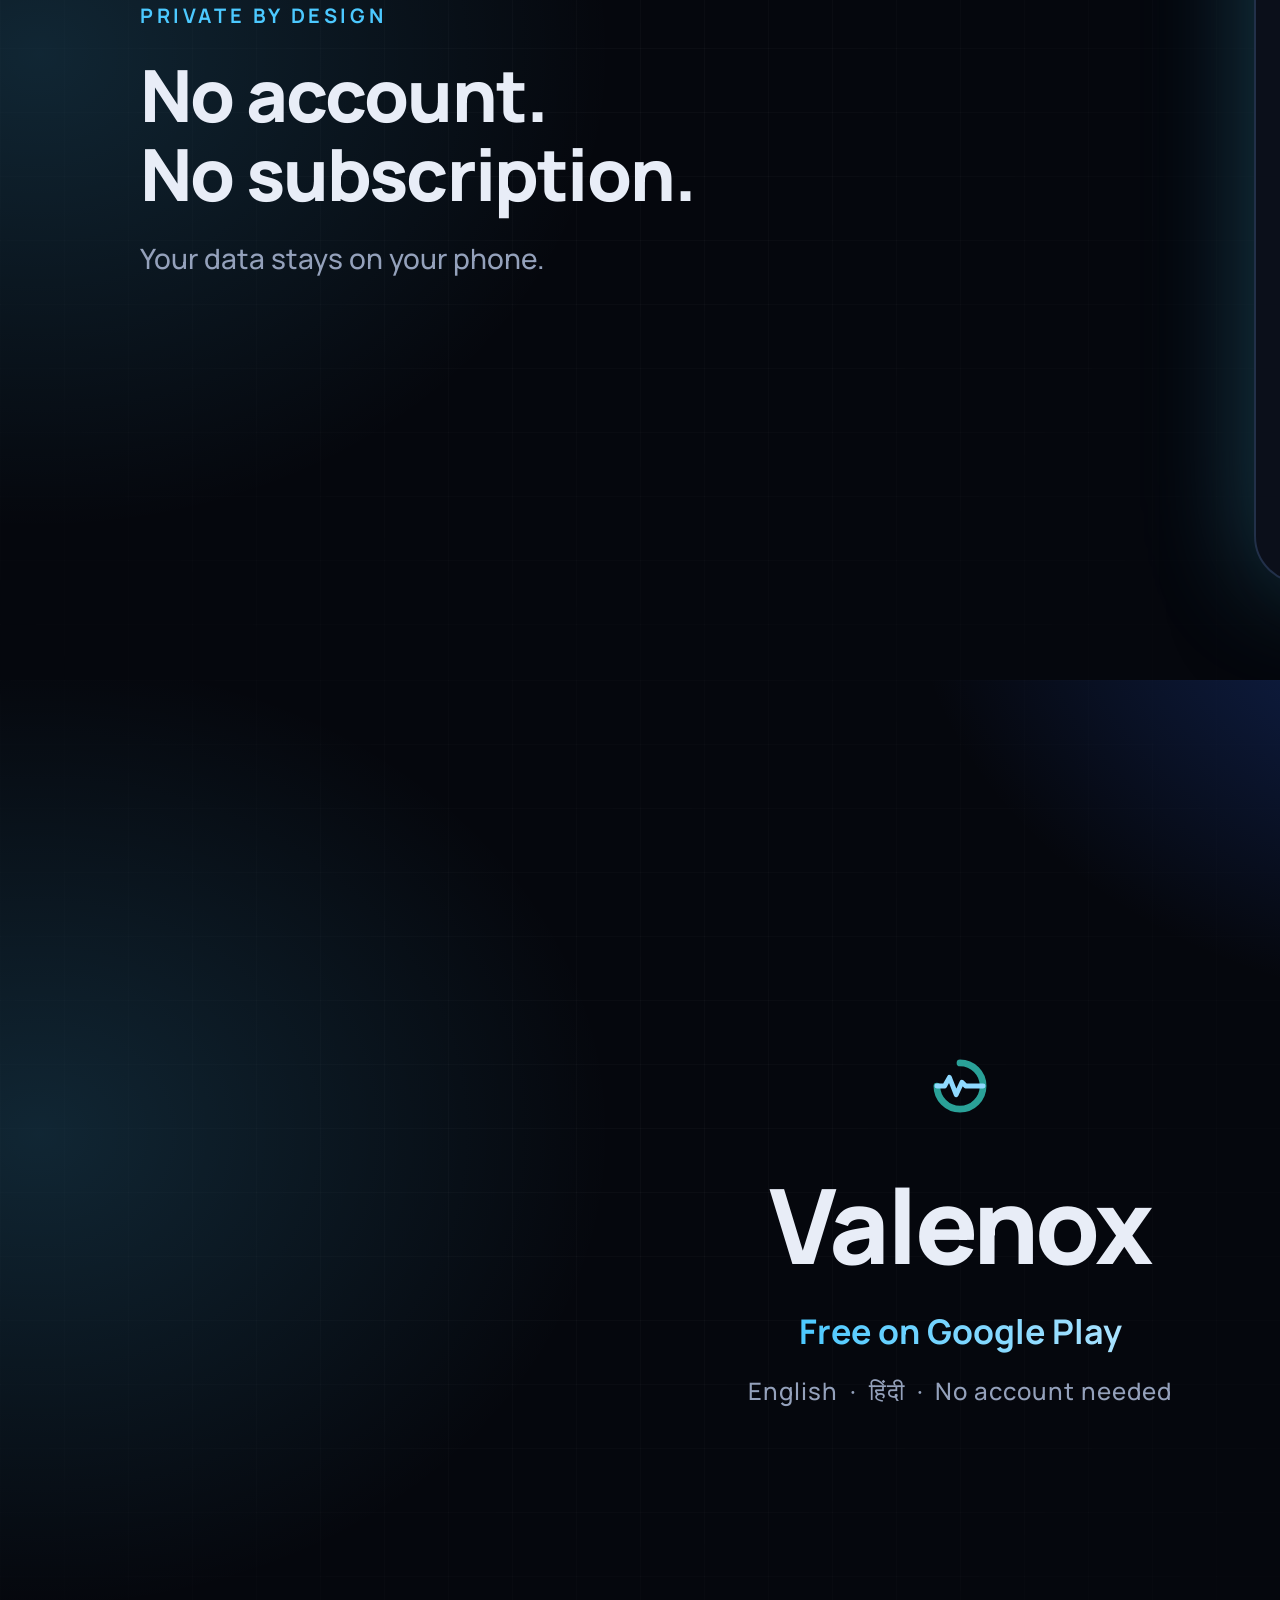
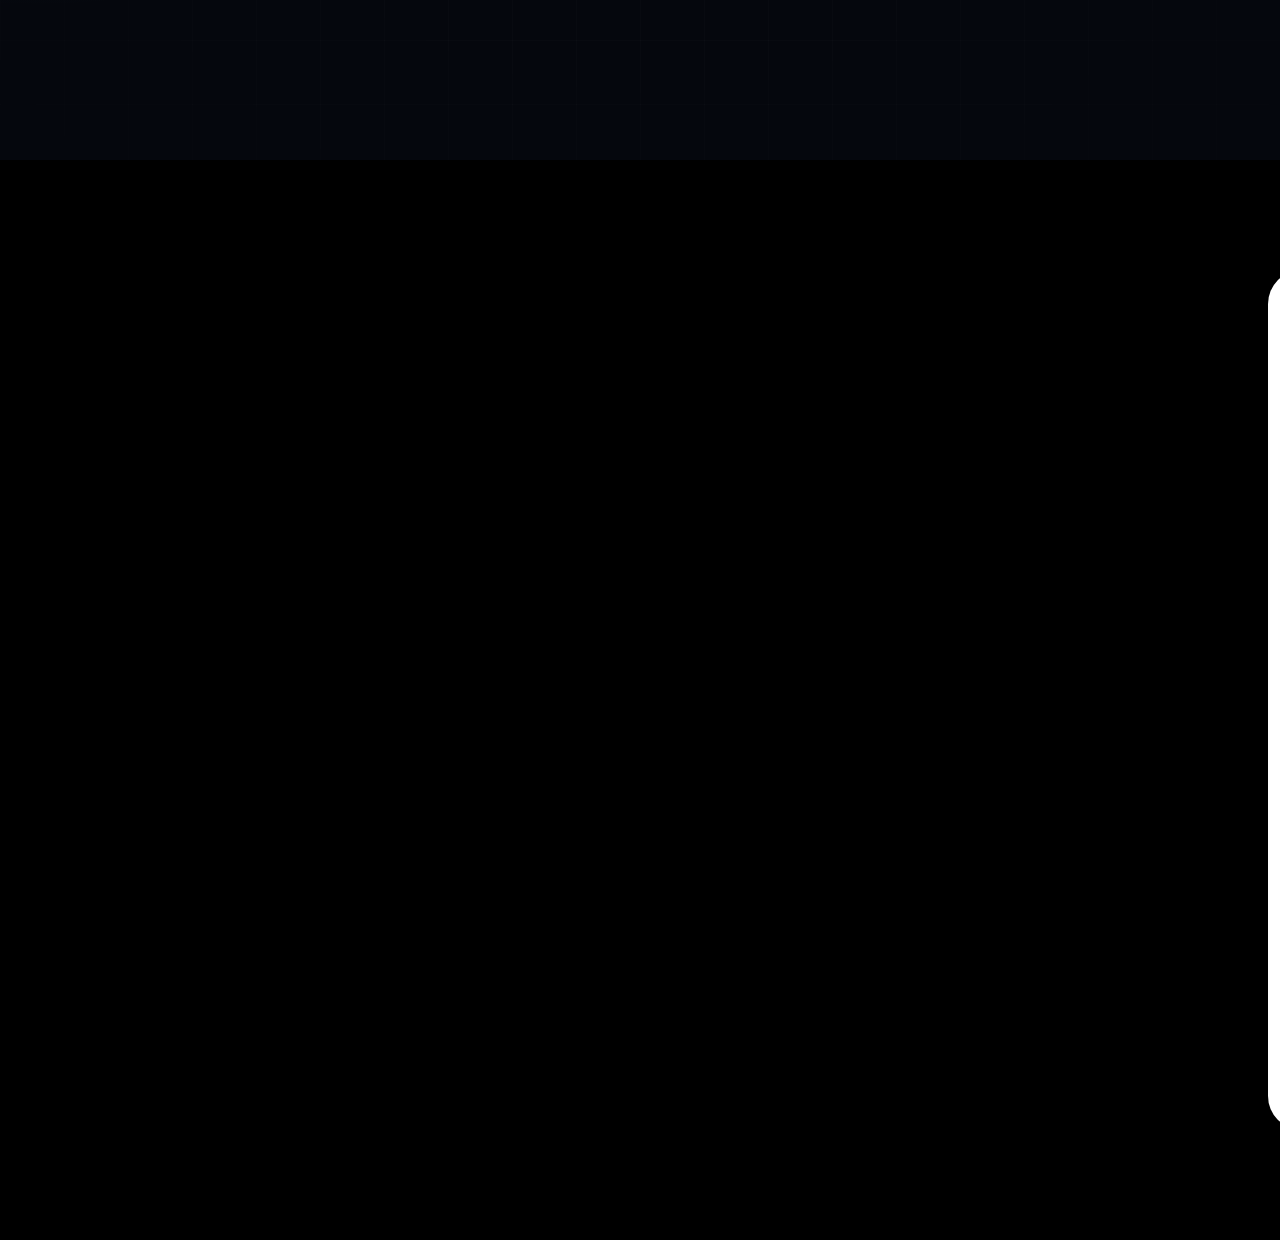
<file: assets/ad-frames.html>
<!DOCTYPE html>
<html>
<head>
<meta charset="utf-8">
<link rel="preconnect" href="https://fonts.googleapis.com">
<link rel="preconnect" href="https://fonts.gstatic.com" crossorigin>
<link href="https://fonts.googleapis.com/css2?family=Manrope:wght@400;500;600;800&display=swap" rel="stylesheet">
<style>
  /* Background plates for the YouTube ad. One 1920x1080 tile per voiceover beat,
     stacked vertically, plus a final alignment mask tile. Sliced with ffmpeg. */
  :root {
    --screen-x: 1268px; --screen-y: 110px;
    --screen-w: 387px;  --screen-h: 860px; --screen-r: 34px;
  }
  * { margin:0; padding:0; box-sizing:border-box; }
  body { background:#05070d; width:1920px; }

  .tile {
    position:relative;
    width:1920px; height:1080px;
    overflow:hidden;
    font-family: Manrope, -apple-system, "Segoe UI", sans-serif;
    background:
      radial-gradient(900px 700px at 78% -12%, rgba(47,107,255,.34), transparent 66%),
      radial-gradient(820px 680px at 2% 42%, rgba(76,201,255,.16), transparent 70%),
      #05070d;
  }
  .tile::after {
    content:""; position:absolute; inset:0;
    background-image:
      linear-gradient(rgba(255,255,255,.028) 1px, transparent 1px),
      linear-gradient(90deg, rgba(255,255,255,.028) 1px, transparent 1px);
    background-size:64px 64px;
    mask-image: radial-gradient(circle at 34% 46%, #000 0%, transparent 74%);
    -webkit-mask-image: radial-gradient(circle at 34% 46%, #000 0%, transparent 74%);
  }

  .brand { position:absolute; left:140px; top:88px; display:flex; align-items:center; gap:14px; z-index:3; }
  .brand img { width:40px; height:40px; }
  .brand span { font-size:24px; font-weight:800; color:#e8edf7; letter-spacing:-.01em; }

  .copy { position:absolute; left:140px; top:50%; transform:translateY(-50%); width:940px; z-index:3; }
  .eyebrow {
    font-size:20px; font-weight:700; letter-spacing:.18em; text-transform:uppercase;
    color:#4cc9ff; margin-bottom:26px;
  }
  .head {
    font-size:72px; font-weight:800; line-height:1.1; letter-spacing:-.025em;
    color:#e8edf7; white-space:pre-line;
  }
  .sub { font-size:28px; font-weight:500; color:#94a1bb; margin-top:26px; }

  /* phone bezel — the video is composited into the hole by ffmpeg */
  .bezel {
    position:absolute;
    left:1254px; top:96px; width:415px; height:888px;
    border-radius:48px;
    background:#0b0f1a;
    border:2px solid #223049;
    box-shadow: 0 0 110px rgba(76,201,255,.30), 0 40px 80px rgba(0,0,0,.55);
    z-index:2;
  }

  /* end card */
  .end { display:flex; flex-direction:column; align-items:center; justify-content:center; height:100%; position:relative; z-index:3; }
  .end img { width:104px; height:104px; margin-bottom:34px; }
  .end .word { font-size:104px; font-weight:800; letter-spacing:-.03em; color:#e8edf7; line-height:1; }
  .end .cta {
    margin-top:32px; font-size:34px; font-weight:700;
    background:linear-gradient(90deg,#4cc9ff,#a9e2ff); -webkit-background-clip:text; background-clip:text; color:transparent;
  }
  .end .langs { margin-top:20px; font-size:24px; font-weight:500; color:#94a1bb; letter-spacing:.04em; }

  /* alignment mask: white rounded rect = video area, black elsewhere */
  .masktile { position:relative; width:1920px; height:1080px; background:#000; overflow:hidden; }
  .masktile .hole {
    position:absolute;
    left:var(--screen-x); top:var(--screen-y);
    width:var(--screen-w); height:var(--screen-h);
    border-radius:var(--screen-r);
    background:#fff;
  }
</style>
</head>
<body>
<div id="root"></div>
<script>
const MARK = "valenox-mark-dark.svg";
const beats = [
  { eyebrow:"Valenox",              head:"Your family's daily\nhealth companion." },
  { eyebrow:"AI food scanner",      head:"Photograph your plate.\nIt knows Indian food." },
  { eyebrow:"Every single day",     head:"Steps.\nWater." },
  { eyebrow:"Heart rate",           head:"Know your\nresting pulse." },
  { eyebrow:"Breathing exercise",   head:"Two minutes to\ncalm down." },
  { eyebrow:"Medicine reminders",   head:"Never miss\na dose." },
  { eyebrow:"Daily health score",   head:"One number for\nyour whole day." },
  { eyebrow:"Trends",               head:"See today's\nnumbers." },
  { eyebrow:"Trends",               head:"Weekly and monthly\npatterns." },
  { eyebrow:"For the whole family", head:"Lab reports. Vaccines.\nRemedies. Records." },
  { eyebrow:"Private by design",    head:"No account.\nNo subscription.", sub:"Your data stays on your phone." },
];

let html = "";
for (const b of beats) {
  html += `
  <div class="tile">
    <div class="brand"><img src="${MARK}"><span>Valenox</span></div>
    <div class="copy">
      <div class="eyebrow">${b.eyebrow}</div>
      <div class="head">${b.head}</div>
      ${b.sub ? `<div class="sub">${b.sub}</div>` : ""}
    </div>
    <div class="bezel"></div>
  </div>`;
}

// end card
html += `
  <div class="tile">
    <div class="end">
      <img src="${MARK}">
      <div class="word">Valenox</div>
      <div class="cta">Free on Google Play</div>
      <div class="langs">English &nbsp;·&nbsp; हिंदी &nbsp;·&nbsp; No account needed</div>
    </div>
  </div>`;

// alignment mask
html += `<div class="masktile"><div class="hole"></div></div>`;

document.getElementById("root").innerHTML = html;

// ?tile=N renders a single 1920x1080 plate, for headless screenshotting
const tile = new URLSearchParams(location.search).get("tile");
if (tile !== null) {
  document.documentElement.style.overflow = "hidden";
  document.body.style.height = "1080px";
  document.body.style.overflow = "hidden";
  document.getElementById("root").style.transform = `translateY(${-tile * 1080}px)`;
}
</script>
</body>
</html>
</file>
<file: styles.css>
/* Valenox landing page — dark, sporty, blue glow.
   Deliberately not the in-app design system (see swasthya-os/DESIGN.md). */

:root {
  --bg:        #05070d;
  --bg-raise:  #0b0f1a;
  --line:      #1a2133;
  --ink:       #e8edf7;
  --ink-dim:   #94a1bb;
  --ink-faint: #66738d;

  --blue:      #4cc9ff;
  --blue-deep: #2f6bff;
  --blue-soft: #a9e2ff;

  --maxw: 1180px;
  --pad: 28px;
}

* { box-sizing: border-box; }

html { scroll-behavior: smooth; }

body {
  margin: 0;
  background: var(--bg);
  color: var(--ink);
  font-family: Manrope, -apple-system, BlinkMacSystemFont, "Segoe UI", sans-serif;
  font-size: 17px;
  line-height: 1.65;
  -webkit-font-smoothing: antialiased;
  overflow-x: hidden;
}

img, video { display: block; max-width: 100%; }

p { margin: 0 0 18px; color: var(--ink-dim); }

a { color: var(--blue); text-decoration: none; }

/* ── Ambient background ─────────────────────────────────── */
.grid-bg {
  position: fixed;
  inset: 0;
  z-index: -1;
  background:
    radial-gradient(900px 620px at 78% -8%,  rgba(47,107,255,.28), transparent 68%),
    radial-gradient(760px 560px at 6% 34%,   rgba(76,201,255,.13), transparent 70%),
    radial-gradient(900px 700px at 50% 108%, rgba(47,107,255,.16), transparent 70%);
}
.grid-bg::after {
  content: "";
  position: absolute;
  inset: 0;
  background-image:
    linear-gradient(rgba(255,255,255,.028) 1px, transparent 1px),
    linear-gradient(90deg, rgba(255,255,255,.028) 1px, transparent 1px);
  background-size: 64px 64px;
  mask-image: radial-gradient(circle at 50% 22%, #000 0%, transparent 78%);
  -webkit-mask-image: radial-gradient(circle at 50% 22%, #000 0%, transparent 78%);
}

/* ── Type ───────────────────────────────────────────────── */
.h2, .h3, .hero__title, .stat__num {
  font-family: "Barlow Condensed", Manrope, sans-serif;
  font-weight: 800;
  letter-spacing: .01em;
  line-height: 1.02;
  text-transform: uppercase;
  margin: 0 0 18px;
  color: #fff;
}

.hero__title { font-size: clamp(46px, 7.4vw, 92px); }
.h2          { font-size: clamp(34px, 4.6vw, 60px); }
.h3          { font-size: clamp(27px, 3.1vw, 40px); }

/* Glow is for display type and numerals only — never body copy. */
.glow {
  color: var(--blue-soft);
  text-shadow:
    0 0 6px  rgba(76,201,255,.55),
    0 0 24px rgba(76,201,255,.35),
    0 0 60px rgba(47,107,255,.30);
}

.eyebrow {
  font-size: 12px;
  font-weight: 800;
  letter-spacing: .22em;
  text-transform: uppercase;
  color: var(--blue);
  margin: 0 0 16px;
}

.kicker {
  font-family: "Barlow Condensed", sans-serif;
  font-size: 15px;
  font-weight: 700;
  letter-spacing: .18em;
  text-transform: uppercase;
  color: var(--ink-faint);
  margin: 0 0 14px;
}

.lede { font-size: 19px; max-width: 40ch; }

.fineprint {
  font-size: 13.5px;
  line-height: 1.6;
  color: var(--ink-faint);
  margin-top: 18px;
}
.fineprint--center { text-align: center; max-width: 62ch; margin: 40px auto 0; }

/* ── Nav ────────────────────────────────────────────────── */
.nav {
  position: sticky;
  top: 0;
  z-index: 50;
  display: flex;
  align-items: center;
  justify-content: space-between;
  gap: 24px;
  max-width: var(--maxw);
  margin: 0 auto;
  padding: 18px var(--pad);
  backdrop-filter: blur(14px);
  background: linear-gradient(180deg, rgba(5,7,13,.88), rgba(5,7,13,.35));
  border-bottom: 1px solid transparent;
  transition: border-color .25s ease;
}
.nav.is-stuck { border-bottom-color: var(--line); }

.nav__brand {
  display: inline-flex;
  align-items: center;
  gap: 10px;
  font-family: "Barlow Condensed", sans-serif;
  font-weight: 800;
  font-size: 22px;
  letter-spacing: .16em;
  color: #fff;
}
.mark {
  width: 34px;
  height: 34px;
  filter: drop-shadow(0 0 8px rgba(76,201,255,.55)) drop-shadow(0 0 20px rgba(42,161,152,.35));
}

.nav__links { display: flex; align-items: center; gap: 28px; }
.nav__links a {
  font-size: 14.5px;
  font-weight: 600;
  color: var(--ink-dim);
  transition: color .2s ease;
}
.nav__links a:hover { color: #fff; }
.nav__cta {
  padding: 9px 18px;
  border: 1px solid rgba(76,201,255,.45);
  border-radius: 999px;
  color: var(--blue) !important;
  box-shadow: 0 0 22px rgba(76,201,255,.18) inset;
}
.nav__cta:hover { background: rgba(76,201,255,.1); }

/* ── Buttons ────────────────────────────────────────────── */
.btn {
  display: inline-block;
  padding: 15px 30px;
  border-radius: 999px;
  font-weight: 800;
  font-size: 15px;
  letter-spacing: .04em;
  transition: transform .18s ease, box-shadow .25s ease;
}
.btn--primary {
  background: linear-gradient(135deg, var(--blue) 0%, var(--blue-deep) 100%);
  color: #04101f;
  box-shadow: 0 0 26px rgba(76,201,255,.45), 0 0 70px rgba(47,107,255,.28);
}
.btn--primary:hover {
  transform: translateY(-2px);
  box-shadow: 0 0 34px rgba(76,201,255,.65), 0 0 95px rgba(47,107,255,.4);
}
.btn--ghost {
  border: 1px solid var(--line);
  color: var(--ink);
  background: rgba(255,255,255,.02);
}
.btn--ghost:hover { border-color: rgba(76,201,255,.5); transform: translateY(-2px); }

/* ── Hero ───────────────────────────────────────────────── */
.hero {
  position: relative;
  display: grid;
  grid-template-columns: 1.08fr .92fr;
  align-items: center;
  gap: 56px;
  max-width: var(--maxw);
  margin: 0 auto;
  padding: 76px var(--pad) 88px;
}
.hero::before {                  /* the launcher ring, blown up as a watermark */
  content: "";
  position: absolute;
  top: -6%;
  left: -14%;
  width: 620px;
  height: 620px;
  background: url("assets/valenox-mark-dark.svg") center / contain no-repeat;
  opacity: .05;
  pointer-events: none;
  z-index: -1;
}
.hero__actions { display: flex; flex-wrap: wrap; gap: 14px; margin: 32px 0 26px; }
.hero__note { font-size: 13.5px; color: var(--ink-faint); max-width: 46ch; margin: 0; }
.hero__device { display: flex; justify-content: center; }

/* ── Phone frame ────────────────────────────────────────── */
.phone {
  position: relative;
  width: 300px;
  padding: 11px;
  border-radius: 44px;
  background: linear-gradient(160deg, #232b3d 0%, #0d1119 55%, #1c2333 100%);
  box-shadow:
    0 0 0 1px rgba(255,255,255,.06),
    0 30px 70px rgba(0,0,0,.65);
}
.phone::before {                 /* speaker slot */
  content: "";
  position: absolute;
  top: 22px; left: 50%;
  transform: translateX(-50%);
  width: 62px; height: 5px;
  border-radius: 3px;
  background: rgba(255,255,255,.1);
  z-index: 2;
}
.phone__screen {
  border-radius: 34px;
  overflow: hidden;
  background: #f7f8fc;
  aspect-ratio: 420 / 880;
}
.phone__screen > img,
.phone__screen > video { width: 100%; height: 100%; object-fit: cover; object-position: top; }

.phone--hero {
  width: 336px;
  box-shadow:
    0 0 0 1px rgba(76,201,255,.22),
    0 0 60px rgba(47,107,255,.35),
    0 40px 90px rgba(0,0,0,.7);
}

/* ── Stats ──────────────────────────────────────────────── */
.stats {
  display: grid;
  grid-template-columns: repeat(5, 1fr);
  gap: 1px;
  max-width: var(--maxw);
  margin: 0 auto;
  border-top: 1px solid var(--line);
  border-bottom: 1px solid var(--line);
  background: var(--line);
}
.stat {
  background: var(--bg);
  padding: 34px 22px;
  text-align: center;
}
.stat__num { display: block; font-size: clamp(44px, 5vw, 62px); margin: 0 0 6px; }
.stat__label {
  display: block;
  font-size: 12.5px;
  font-weight: 600;
  letter-spacing: .06em;
  color: var(--ink-faint);
  text-transform: uppercase;
  line-height: 1.45;
}

/* ── Sections ───────────────────────────────────────────── */
.section {
  max-width: var(--maxw);
  margin: 0 auto;
  padding: 104px var(--pad);
  scroll-margin-top: 84px;      /* clear the sticky nav on anchor jumps */
}
.section--tight { padding-top: 72px; }

.section__head { max-width: 46rem; margin-bottom: 66px; }
.section__sub { font-size: 18px; max-width: 56ch; }

/* ── Feature rows ───────────────────────────────────────── */
.feature {
  display: grid;
  grid-template-columns: 1fr 1fr;
  align-items: center;
  gap: 68px;
  padding: 60px 0;
  border-top: 1px solid var(--line);
}
.feature--flip .feature__text { order: 2; }
.feature--flip .feature__shot { order: 1; }
.feature__text { max-width: 46ch; }
.feature__shot { display: flex; justify-content: center; }

.ticks { list-style: none; margin: 0 0 4px; padding: 0; }
.ticks li {
  position: relative;
  padding-left: 26px;
  margin-bottom: 11px;
  color: var(--ink-dim);
  font-size: 16px;
}
.ticks li::before {
  content: "";
  position: absolute;
  left: 2px; top: 11px;
  width: 7px; height: 7px;
  border-radius: 50%;
  background: var(--blue);
  box-shadow: 0 0 9px var(--blue);
}

/* ── Trio (trends) ──────────────────────────────────────── */
.trio {
  display: grid;
  grid-template-columns: repeat(3, 1fr);
  gap: 40px;
}
.trio__item { margin: 0; display: flex; flex-direction: column; align-items: center; gap: 22px; }
.trio__item .phone { width: 270px; }
.trio__item figcaption {
  font-size: 14.5px;
  color: var(--ink-faint);
  text-align: center;
  max-width: 30ch;
  line-height: 1.55;
}

/* ── Module grid (secondary features) ───────────────────── */
.modules {
  display: grid;
  grid-template-columns: repeat(3, 1fr);
  gap: 52px 40px;
}
.mod { display: flex; flex-direction: column; align-items: center; text-align: center; }
.mod__title {
  font-family: "Barlow Condensed", sans-serif;
  font-size: 25px;
  font-weight: 700;
  letter-spacing: .05em;
  text-transform: uppercase;
  color: #fff;
  margin: 24px 0 10px;
}
.mod p { font-size: 15.5px; max-width: 34ch; margin: 0; }
.mod em { color: var(--blue-soft); font-style: normal; font-weight: 600; }

.phone--sm { width: 232px; padding: 9px; border-radius: 34px; }
.phone--sm::before { top: 17px; width: 46px; height: 4px; }
.phone--sm .phone__screen { border-radius: 26px; }

/* ── Split (hindi) ──────────────────────────────────────── */
.split {
  display: grid;
  grid-template-columns: 1fr 1fr;
  align-items: center;
  gap: 68px;
}
.split__text { max-width: 46ch; }
.split__shot { display: flex; justify-content: center; }

/* ── Cards (privacy) ────────────────────────────────────── */
.cards {
  display: grid;
  grid-template-columns: repeat(auto-fit, minmax(250px, 1fr));
  gap: 20px;
}
.card {
  padding: 30px 26px;
  border: 1px solid var(--line);
  border-radius: 16px;
  background: linear-gradient(165deg, rgba(255,255,255,.035), rgba(255,255,255,.008));
  transition: border-color .25s ease, transform .25s ease;
}
.card:hover { border-color: rgba(76,201,255,.4); transform: translateY(-3px); }
.card__title {
  font-family: "Barlow Condensed", sans-serif;
  font-size: 23px;
  font-weight: 700;
  letter-spacing: .04em;
  text-transform: uppercase;
  color: #fff;
  margin: 0 0 12px;
}
.card p { margin: 0; font-size: 15.5px; }

/* ── Get / placeholder ──────────────────────────────────── */
.get { text-align: center; }
.get__sub { font-size: 19px; max-width: 46ch; margin: 0 auto 44px; }

.get__cta { display: flex; justify-content: center; }
.get__badge { height: 59px; width: auto; transition: transform .18s ease; }
.get__badge:hover { transform: translateY(-2px); }

/* ── Footer ─────────────────────────────────────────────── */
.footer {
  max-width: var(--maxw);
  margin: 0 auto;
  padding: 44px var(--pad) 64px;
  border-top: 1px solid var(--line);
  display: flex;
  flex-wrap: wrap;
  align-items: center;
  gap: 20px 34px;
}
.footer__brand {
  display: inline-flex;
  align-items: center;
  gap: 10px;
  font-family: "Barlow Condensed", sans-serif;
  font-weight: 800;
  font-size: 19px;
  letter-spacing: .16em;
  color: #fff;
}
.footer__brand .mark { width: 30px; height: 30px; }
.footer__links { display: flex; flex-wrap: wrap; gap: 24px; }
.footer__links a { font-size: 14.5px; color: var(--ink-dim); }
.footer__links a:hover { color: #fff; }
.footer__note {
  flex-basis: 100%;
  margin: 0;
  font-size: 13px;
  color: var(--ink-faint);
}

/* ── Reveal on scroll ───────────────────────────────────── */
.reveal {
  opacity: 0;
  transform: translateY(22px);
  transition: opacity .7s ease, transform .7s ease;
}
.reveal.is-in { opacity: 1; transform: none; }

/* Phones twist through 3D as they travel across the viewport, sitting flat and
   fully legible when centred. main.js sets the custom properties; unset they
   resolve to a flat, static phone. */
.feature__shot,
.split__shot { perspective: 1100px; }

.feature__shot .phone,
.split__shot .phone {
  transform:
    translateY(var(--drift, 0px))
    rotateY(var(--twist, 0deg))
    rotate(var(--tilt, 0deg));
}

/* ── Responsive ─────────────────────────────────────────── */
@media (max-width: 940px) {
  .hero { grid-template-columns: 1fr; gap: 52px; padding-top: 52px; text-align: left; }
  .feature, .split { grid-template-columns: 1fr; gap: 40px; }
  .feature--flip .feature__text { order: 0; }
  .feature--flip .feature__shot { order: 0; }
  .trio { grid-template-columns: 1fr; gap: 52px; }
  .modules { grid-template-columns: repeat(2, 1fr); gap: 46px 30px; }
  .stats { grid-template-columns: repeat(2, 1fr); }
  .nav__links a:not(.nav__cta) { display: none; }
}

@media (max-width: 560px) {
  :root { --pad: 20px; }
  body { font-size: 16px; }
  .section { padding: 72px var(--pad); }
  .stats { grid-template-columns: 1fr; }
  .modules { grid-template-columns: 1fr; }
  .phone, .phone--hero, .trio__item .phone, .phone--sm { width: min(300px, 82vw); }
  .btn { width: 100%; text-align: center; }
}

@media (prefers-reduced-motion: reduce) {
  html { scroll-behavior: auto; }
  .reveal { opacity: 1; transform: none; transition: none; }
  .btn:hover, .card:hover { transform: none; }
}
</file>
